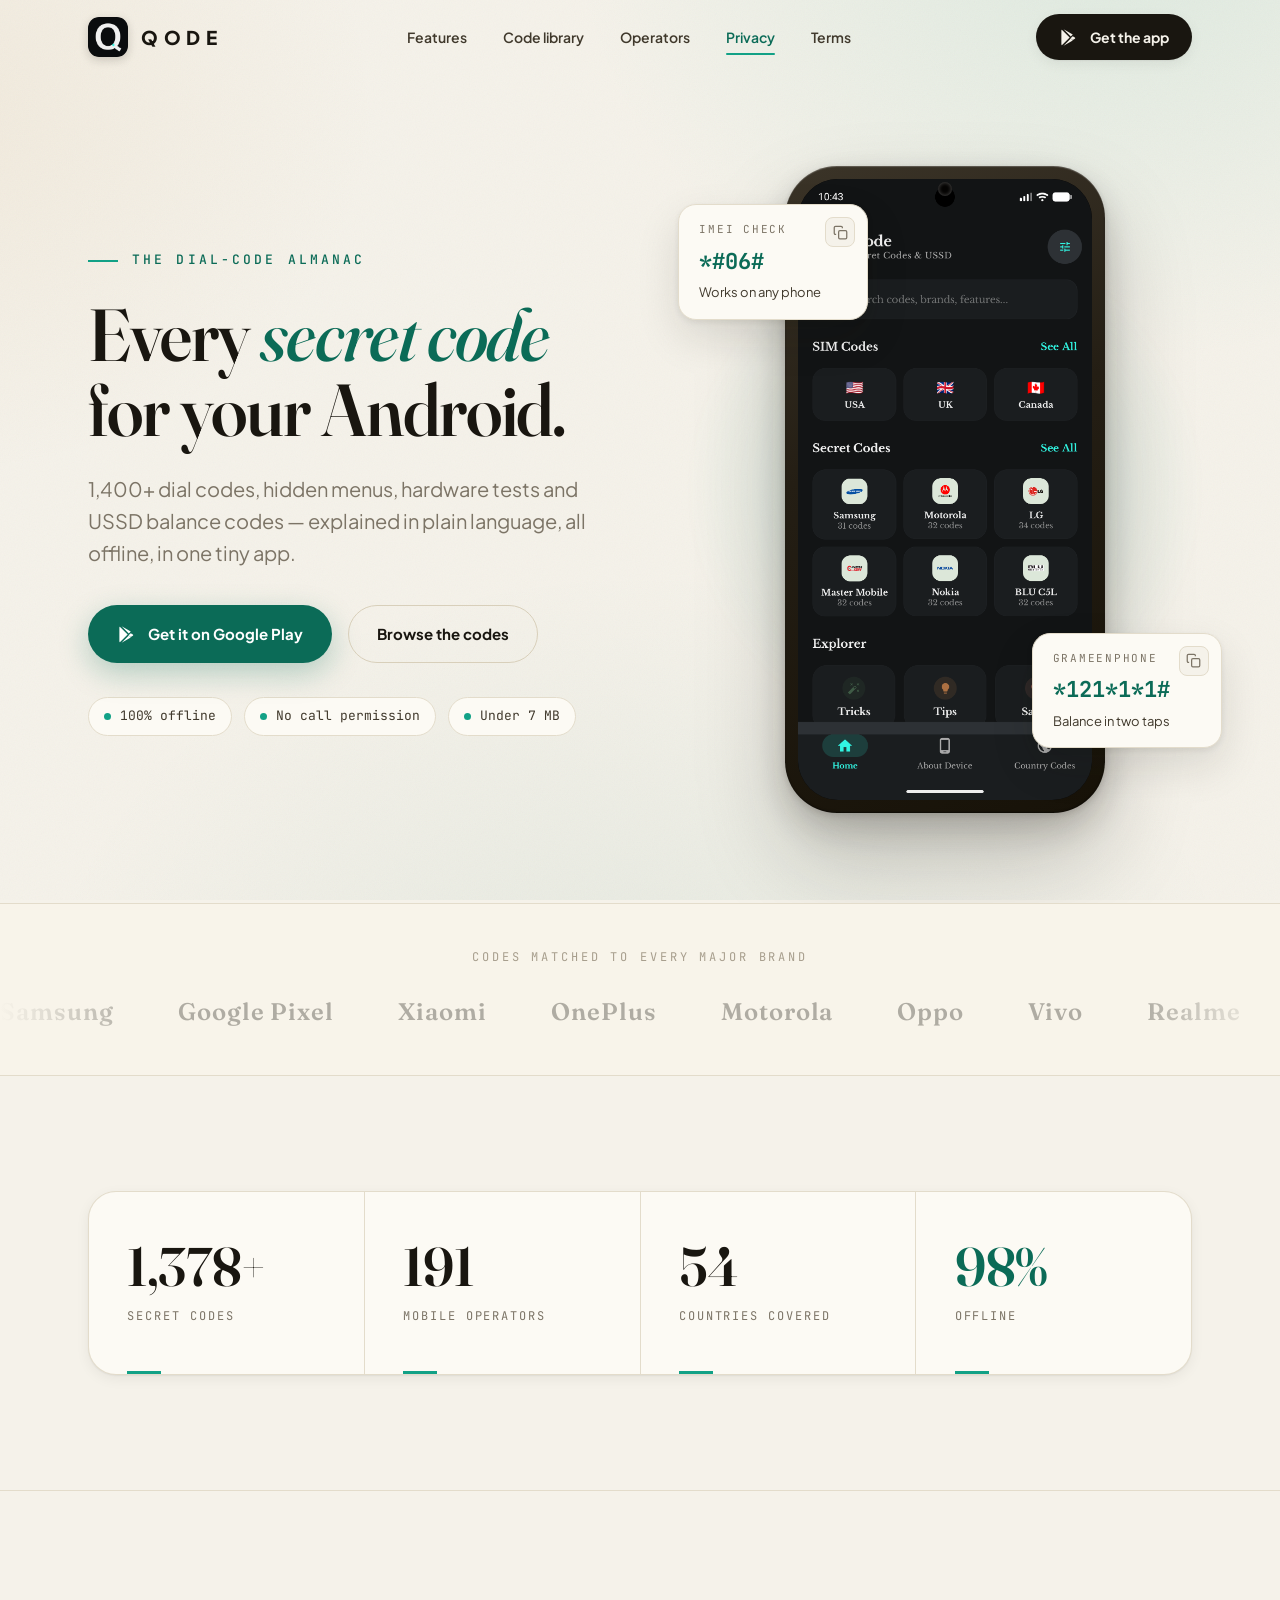
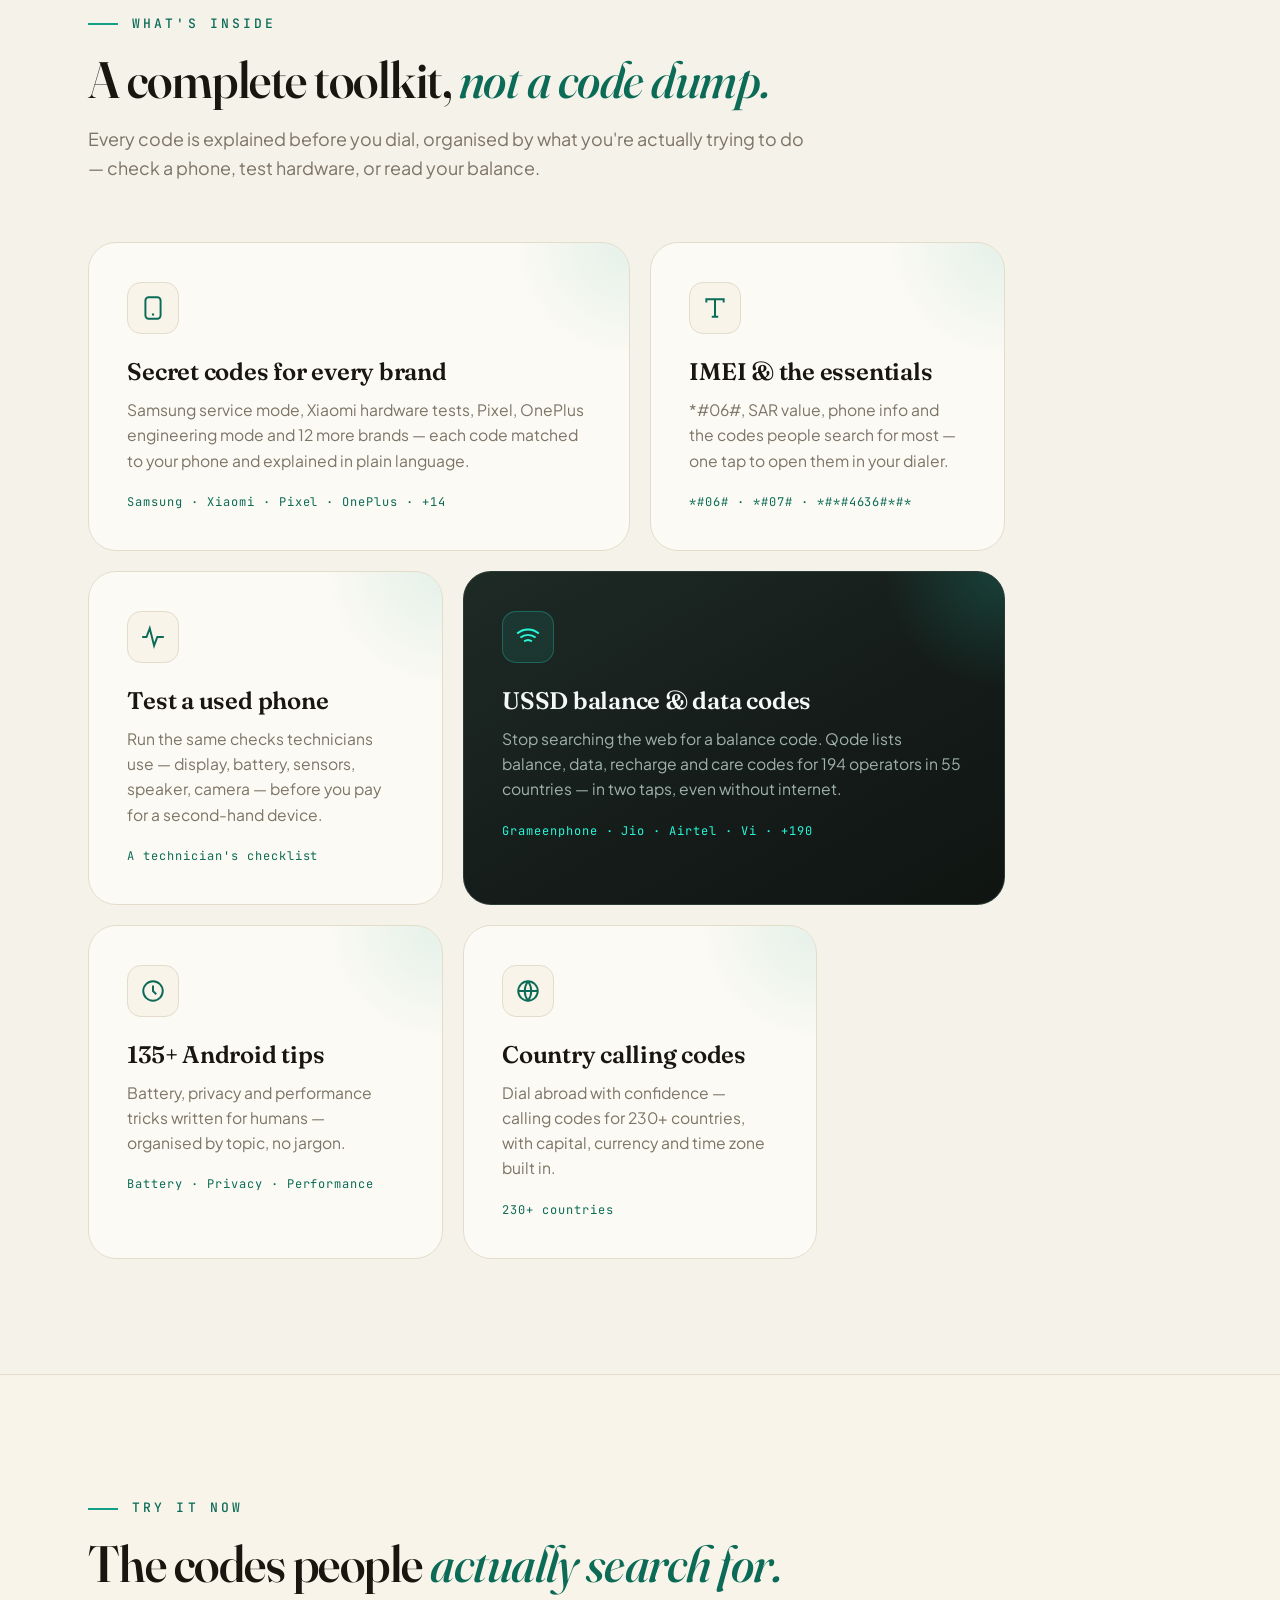
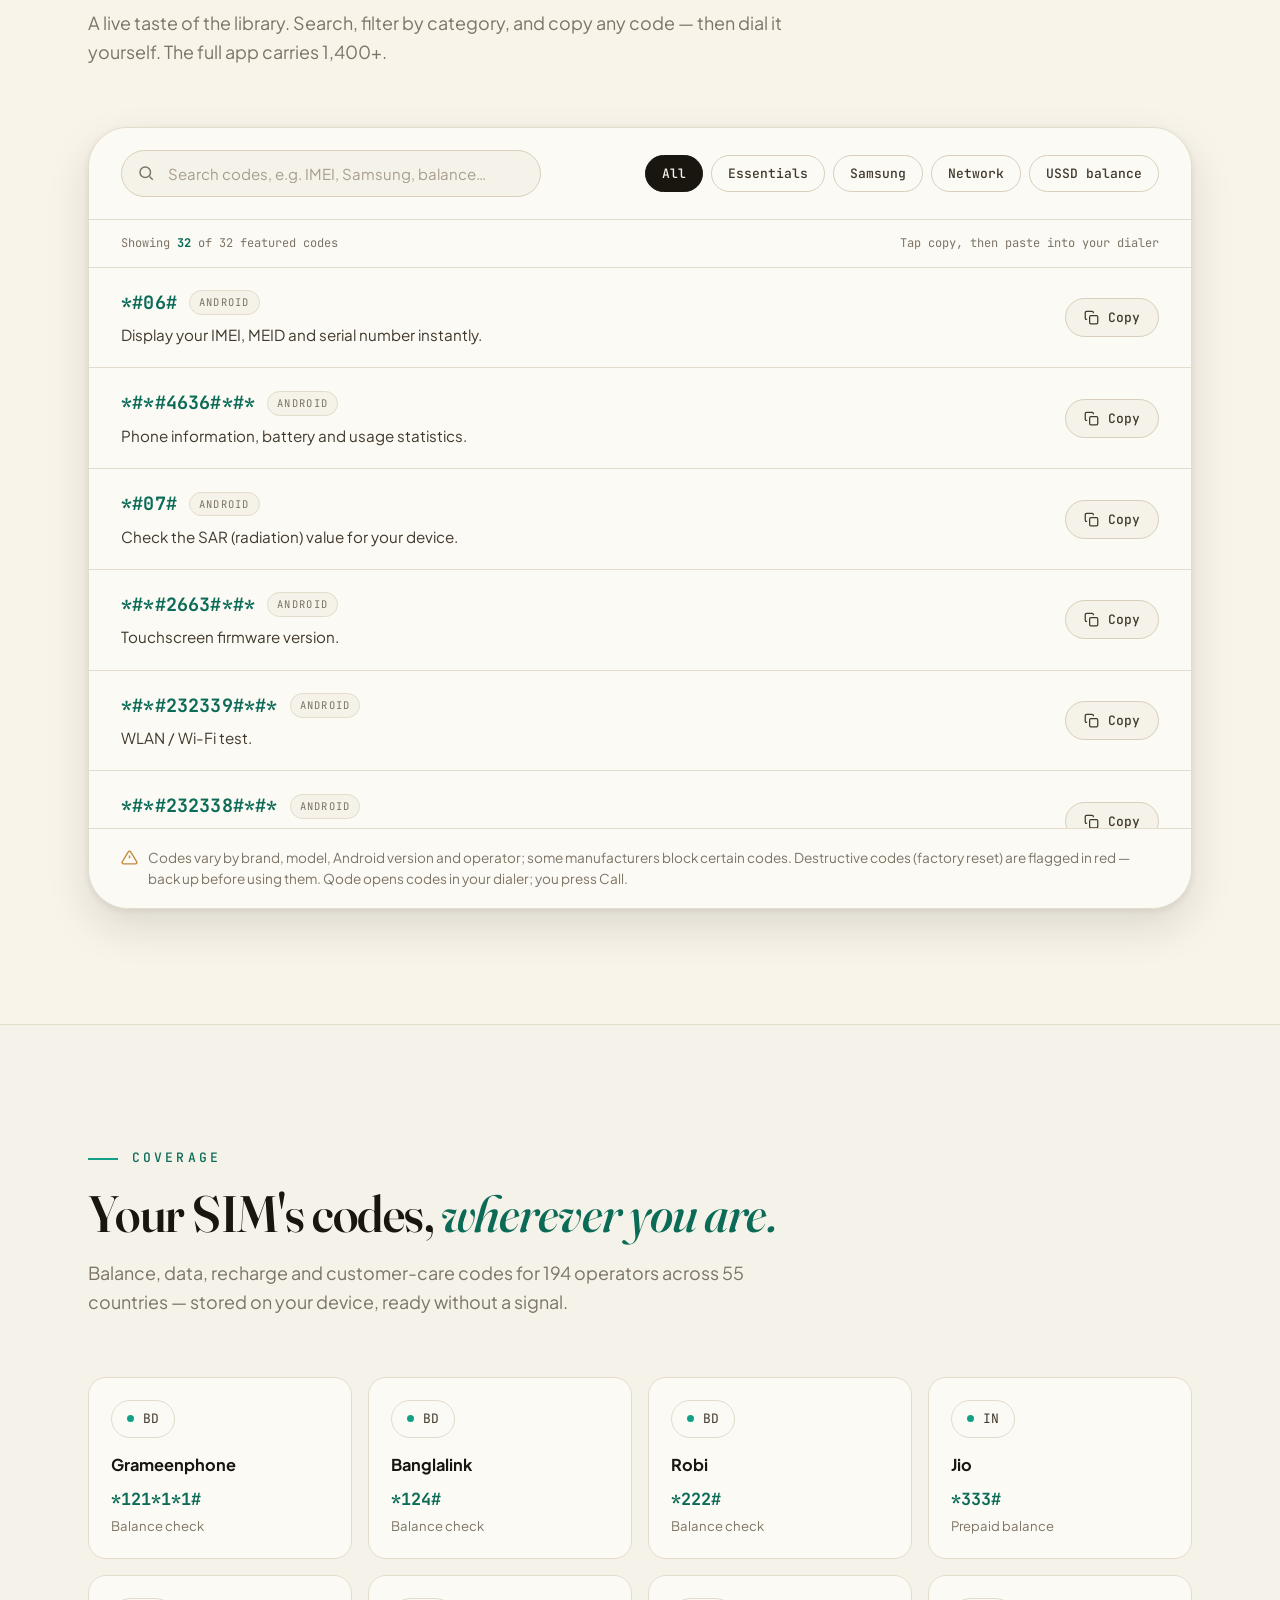
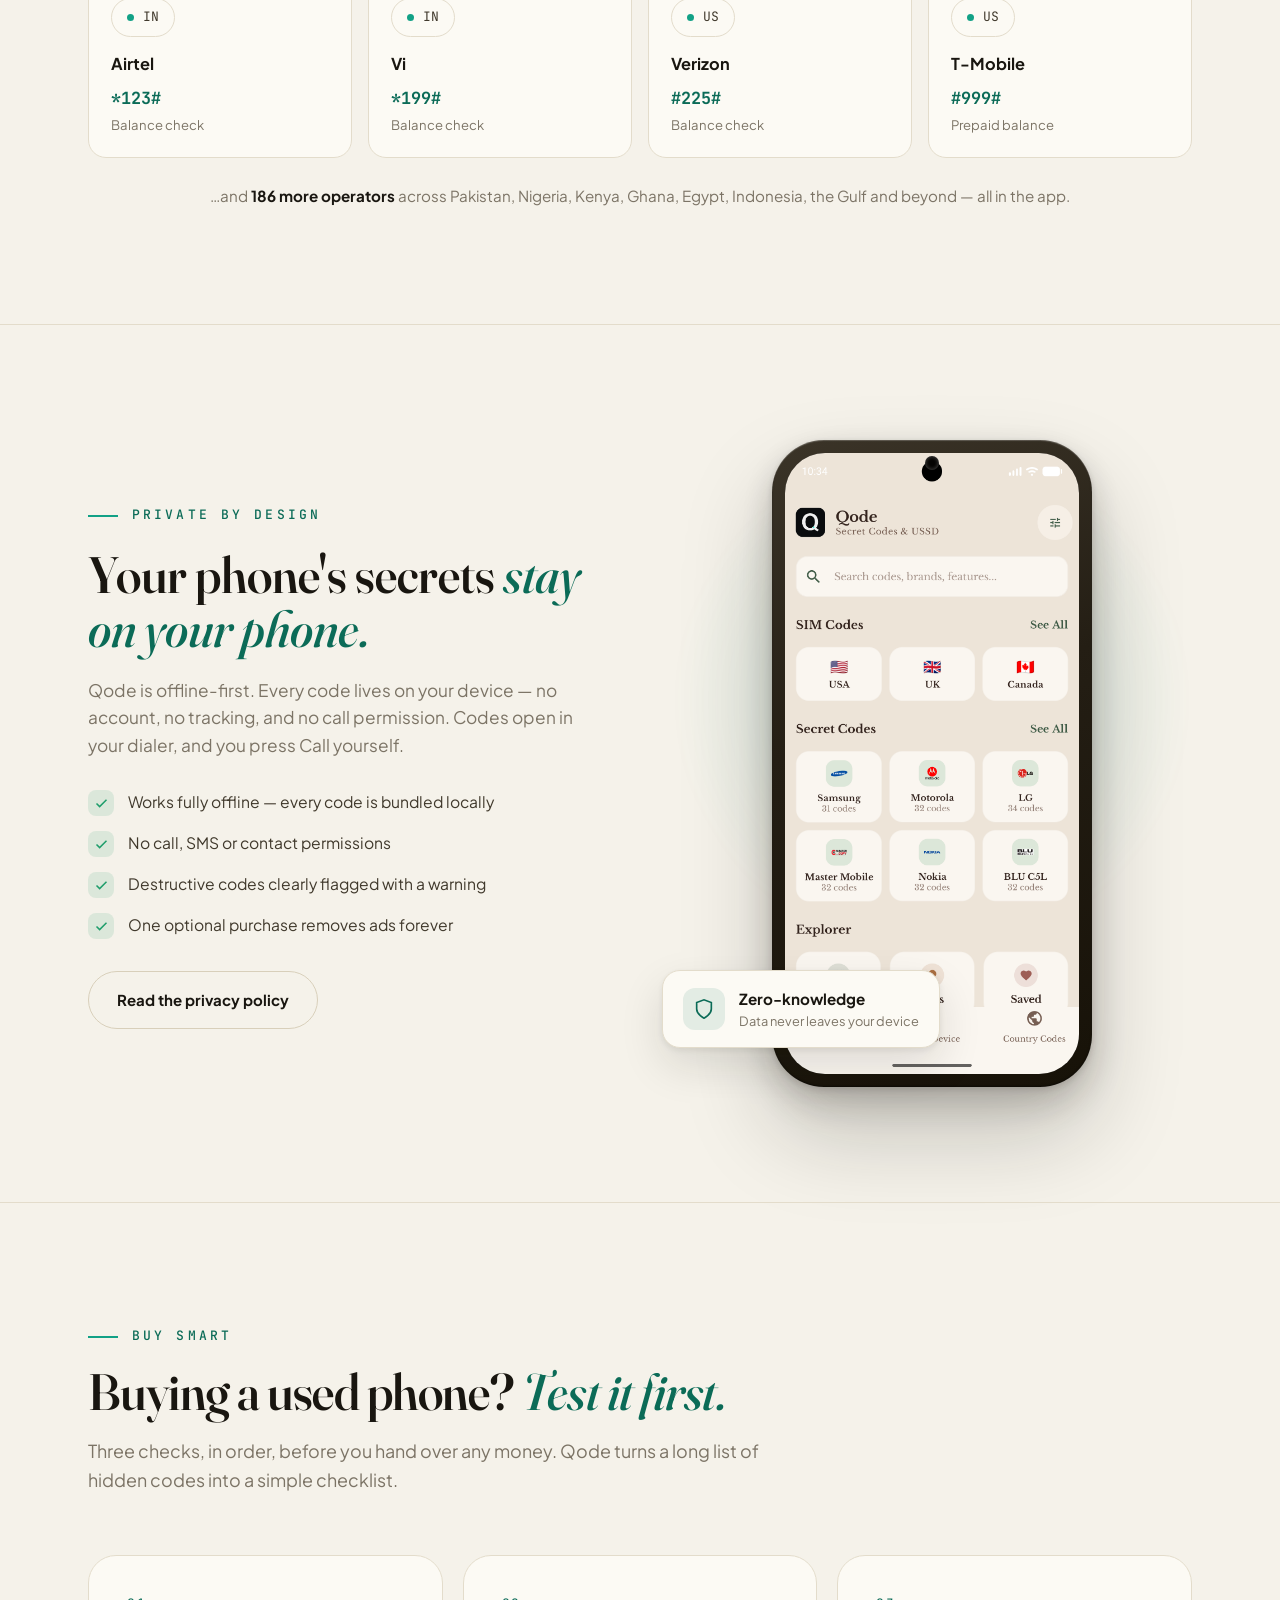
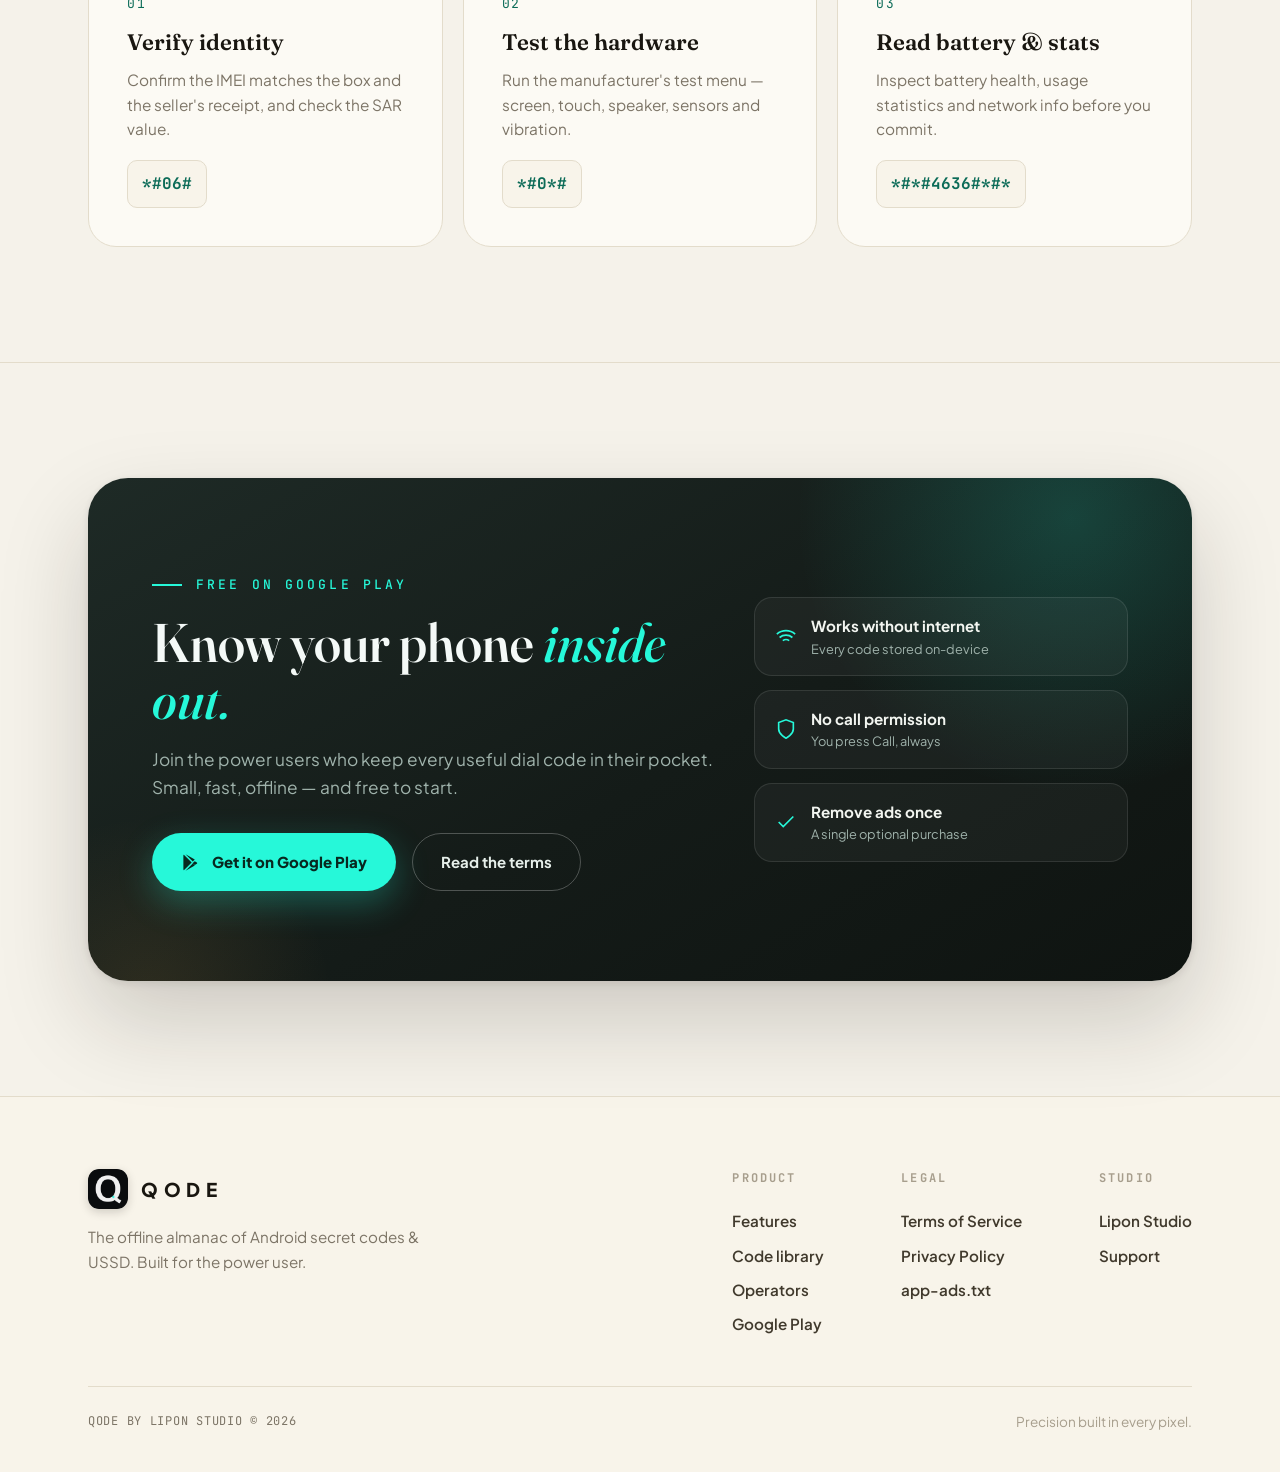
<file: index.html>
<!DOCTYPE html>
<html lang="en">
<head>
  <meta charset="UTF-8">
  <meta name="viewport" content="width=device-width, initial-scale=1.0">
  <meta name="theme-color" content="#F5F2EA">
  <title>Qode — Android Secret Codes & USSD, Offline</title>
  <meta name="description" content="Qode is the offline almanac of Android secret codes: 1,400+ dial codes, IMEI check, hidden menus, hardware tests and USSD balance codes for 194 operators in 55 countries. No call permission. By Lipon Studio.">
  <meta property="og:title" content="Qode — Android Secret Codes & USSD">
  <meta property="og:description" content="1,400+ secret codes, IMEI check, hidden menus and USSD balance codes. 100% offline.">
  <meta property="og:type" content="website">
  <meta property="og:url" content="https://liponstudio.github.io/com.lipon.qode/">
  <meta property="og:image" content="https://liponstudio.github.io/com.lipon.qode/assets/img/icon.png">
  <link rel="icon" type="image/png" href="assets/img/icon.png">
  <link rel="preconnect" href="https://fonts.googleapis.com">
  <link rel="preconnect" href="https://fonts.gstatic.com" crossorigin>
  <link href="https://fonts.googleapis.com/css2?family=Fraunces:ital,opsz,wght@0,9..144,400..600;1,9..144,400..600&family=Plus+Jakarta+Sans:wght@400;500;600;700;800&family=JetBrains+Mono:wght@400;500;700&display=swap" rel="stylesheet">
  <link rel="stylesheet" href="assets/css/site.css">
</head>
<body>
  <div class="ambient"></div>
  <div class="grain"></div>

  <!-- ============ NAV ============ -->
  <header class="nav">
    <div class="container">
      <a class="brand" href="#top" aria-label="Qode home">
        <img src="assets/img/icon.png" alt="Qode icon">
        <span class="word">QODE</span>
      </a>
      <nav aria-label="Primary">
        <ul class="nav-links">
          <li><a href="#features">Features</a></li>
          <li><a href="#library">Code library</a></li>
          <li><a href="#operators">Operators</a></li>
          <li><a href="#privacy">Privacy</a></li>
          <li><a href="terms.html">Terms</a></li>
        </ul>
      </nav>
      <div class="nav-cta">
        <a class="btn btn-primary" href="https://play.google.com/store/apps/details?id=com.lipon.qode" target="_blank" rel="noopener">
          <svg viewBox="0 0 24 24" fill="currentColor"><path d="M3.6 2.3 13.5 12 3.6 21.7c-.4-.2-.6-.6-.6-1.1V3.4c0-.5.2-.9.6-1.1Zm11.3 8.3 2.5-2.5-11.6-6.4 9.1 8.9Zm0 2.8-9.1 8.9 11.6-6.4-2.5-2.5Zm5.1-1.4c.6.3.6 1.3 0 1.6l-2.6 1.5-2.8-2.3 2.8-2.3 2.6 1.5Z"/></svg>
          Get the app
        </a>
        <button class="nav-toggle" aria-label="Menu" aria-expanded="false"><span></span><span></span><span></span></button>
      </div>
    </div>
  </header>
  <div class="mobile-menu">
    <a href="#features">Features</a>
    <a href="#library">Code library</a>
    <a href="#operators">Operators</a>
    <a href="#privacy">Privacy</a>
    <a href="terms.html">Terms of Service</a>
    <a href="privacy_policy.html">Privacy Policy</a>
    <a class="btn btn-primary" href="https://play.google.com/store/apps/details?id=com.lipon.qode" target="_blank" rel="noopener">Get the app</a>
  </div>

  <main id="top">
    <!-- ============ HERO ============ -->
    <section class="hero">
      <div class="container">
        <div class="hero-copy">
          <span class="eyebrow reveal">The dial-code almanac</span>
          <h1 class="reveal" data-d="1">Every <i>secret code</i><br>for your Android.</h1>
          <p class="lede reveal" data-d="2">1,400+ dial codes, hidden menus, hardware tests and USSD balance codes — explained in plain language, all offline, in one tiny app.</p>
          <div class="hero-actions reveal" data-d="3">
            <a class="btn btn-teal" href="https://play.google.com/store/apps/details?id=com.lipon.qode" target="_blank" rel="noopener">
              <svg viewBox="0 0 24 24" fill="currentColor"><path d="M3.6 2.3 13.5 12 3.6 21.7c-.4-.2-.6-.6-.6-1.1V3.4c0-.5.2-.9.6-1.1Zm11.3 8.3 2.5-2.5-11.6-6.4 9.1 8.9Zm0 2.8-9.1 8.9 11.6-6.4-2.5-2.5Zm5.1-1.4c.6.3.6 1.3 0 1.6l-2.6 1.5-2.8-2.3 2.8-2.3 2.6 1.5Z"/></svg>
              Get it on Google Play
            </a>
            <a class="btn btn-ghost" href="#library">Browse the codes</a>
          </div>
          <div class="hero-trust reveal" data-d="4">
            <span class="chip"><span class="dot"></span>100% offline</span>
            <span class="chip"><span class="dot"></span>No call permission</span>
            <span class="chip"><span class="dot"></span>Under 7 MB</span>
          </div>
        </div>
        <div class="hero-visual reveal" data-d="2">
          <div class="hero-glow"></div>
          <div class="device">
            <div class="screen"><img src="assets/img/screen-home-dark.png" alt="Qode app home screen"></div>
            <div class="punch"></div>
          </div>
          <div class="code-card cc-1">
            <button class="cc-copy" data-code="*#06#" aria-label="Copy code"><svg viewBox="0 0 24 24" fill="none" stroke="currentColor" stroke-width="2"><rect x="9" y="9" width="13" height="13" rx="2"/><path d="M5 15H4a2 2 0 0 1-2-2V4a2 2 0 0 1 2-2h9a2 2 0 0 1 2 2v1"/></svg></button>
            <div class="cc-label">IMEI check</div>
            <div class="cc-code">*#06#</div>
            <div class="cc-desc">Works on any phone</div>
          </div>
          <div class="code-card cc-2">
            <button class="cc-copy" data-code="*121*1*1#" aria-label="Copy code"><svg viewBox="0 0 24 24" fill="none" stroke="currentColor" stroke-width="2"><rect x="9" y="9" width="13" height="13" rx="2"/><path d="M5 15H4a2 2 0 0 1-2-2V4a2 2 0 0 1 2-2h9a2 2 0 0 1 2 2v1"/></svg></button>
            <div class="cc-label">Grameenphone</div>
            <div class="cc-code">*121*1*1#</div>
            <div class="cc-desc">Balance in two taps</div>
          </div>
        </div>
      </div>
    </section>

    <!-- ============ MARQUEE ============ -->
    <div class="marquee" aria-label="Supported brands">
      <div class="marquee-label">Codes matched to every major brand</div>
      <div class="marquee-track" id="marquee">
        <span>Samsung</span><span>Google Pixel</span><span>Xiaomi</span><span>OnePlus</span><span>Motorola</span><span>Oppo</span><span>Vivo</span><span>Realme</span><span>Huawei</span><span>Honor</span><span>Nokia</span><span>LG</span><span>Sony</span><span>Infinix</span><span>Tecno</span><span>Lenovo</span><span>Asus</span><span>HTC</span>
      </div>
    </div>

    <!-- ============ STATS ============ -->
    <section class="section">
      <div class="container">
        <div class="stats reveal">
          <div class="stat"><div class="num"><span data-count="1400" data-suffix="+">0</span></div><div class="lbl">Secret codes</div></div>
          <div class="stat"><div class="num"><span data-count="194">0</span></div><div class="lbl">Mobile operators</div></div>
          <div class="stat"><div class="num"><span data-count="55">0</span></div><div class="lbl">Countries covered</div></div>
          <div class="stat"><div class="num"><em><span data-count="100" data-suffix="%">0</span></em></div><div class="lbl">Offline</div></div>
        </div>
      </div>
    </section>

    <!-- ============ FEATURES ============ -->
    <section class="section" id="features">
      <div class="container">
        <div class="section-head reveal">
          <span class="eyebrow">What's inside</span>
          <h2>A complete toolkit, <i>not a code dump.</i></h2>
          <p>Every code is explained before you dial, organised by what you're actually trying to do — check a phone, test hardware, or read your balance.</p>
        </div>
        <div class="bento">
          <article class="fcard wide reveal">
            <div class="corner"></div>
            <div class="ic"><svg viewBox="0 0 24 24" fill="none" stroke="currentColor" stroke-width="1.8"><rect x="5" y="2" width="14" height="20" rx="3"/><path d="M11 18h2"/></svg></div>
            <h3>Secret codes for every brand</h3>
            <p>Samsung service mode, Xiaomi hardware tests, Pixel, OnePlus engineering mode and 12 more brands — each code matched to your phone and explained in plain language.</p>
            <div class="meta">Samsung · Xiaomi · Pixel · OnePlus · +14</div>
          </article>
          <article class="fcard reveal" data-d="1">
            <div class="corner"></div>
            <div class="ic"><svg viewBox="0 0 24 24" fill="none" stroke="currentColor" stroke-width="1.8"><path d="M4 7V4h16v3M9 20h6M12 4v16"/></svg></div>
            <h3>IMEI &amp; the essentials</h3>
            <p>*#06#, SAR value, phone info and the codes people search for most — one tap to open them in your dialer.</p>
            <div class="meta">*#06# · *#07# · *#*#4636#*#*</div>
          </article>
          <article class="fcard reveal" data-d="2">
            <div class="corner"></div>
            <div class="ic"><svg viewBox="0 0 24 24" fill="none" stroke="currentColor" stroke-width="1.8"><path d="M2 12h4l3-8 4 16 3-8h6"/></svg></div>
            <h3>Test a used phone</h3>
            <p>Run the same checks technicians use — display, battery, sensors, speaker, camera — before you pay for a second-hand device.</p>
            <div class="meta">A technician's checklist</div>
          </article>
          <article class="fcard dark tall reveal">
            <div class="corner"></div>
            <div class="ic"><svg viewBox="0 0 24 24" fill="none" stroke="currentColor" stroke-width="1.8"><path d="M5 12.55a11 11 0 0 1 14 0M8.5 16a6 6 0 0 1 7 0M12 20h.01M2 8.82a15 15 0 0 1 20 0"/></svg></div>
            <h3>USSD balance &amp; data codes</h3>
            <p>Stop searching the web for a balance code. Qode lists balance, data, recharge and care codes for 194 operators in 55 countries — in two taps, even without internet.</p>
            <div class="meta">Grameenphone · Jio · Airtel · Vi · +190</div>
          </article>
          <article class="fcard reveal" data-d="1">
            <div class="corner"></div>
            <div class="ic"><svg viewBox="0 0 24 24" fill="none" stroke="currentColor" stroke-width="1.8"><circle cx="12" cy="12" r="9"/><path d="M12 7v5l3 3"/></svg></div>
            <h3>135+ Android tips</h3>
            <p>Battery, privacy and performance tricks written for humans — organised by topic, no jargon.</p>
            <div class="meta">Battery · Privacy · Performance</div>
          </article>
          <article class="fcard reveal" data-d="2">
            <div class="corner"></div>
            <div class="ic"><svg viewBox="0 0 24 24" fill="none" stroke="currentColor" stroke-width="1.8"><circle cx="12" cy="12" r="9"/><path d="M3 12h18M12 3a15 15 0 0 1 0 18M12 3a15 15 0 0 0 0 18"/></svg></div>
            <h3>Country calling codes</h3>
            <p>Dial abroad with confidence — calling codes for 230+ countries, with capital, currency and time zone built in.</p>
            <div class="meta">230+ countries</div>
          </article>
        </div>
      </div>
    </section>

    <!-- ============ CODE LIBRARY (signature) ============ -->
    <section class="section library" id="library">
      <div class="container">
        <div class="section-head reveal">
          <span class="eyebrow">Try it now</span>
          <h2>The codes people <i>actually search for.</i></h2>
          <p>A live taste of the library. Search, filter by category, and copy any code — then dial it yourself. The full app carries 1,400+.</p>
        </div>
        <div class="lib-shell reveal" data-d="1">
          <div class="lib-toolbar">
            <div class="lib-search">
              <svg viewBox="0 0 24 24" fill="none" stroke="currentColor" stroke-width="2"><circle cx="11" cy="11" r="7"/><path d="m21 21-4.3-4.3"/></svg>
              <input id="lib-search" type="search" placeholder="Search codes, e.g. IMEI, Samsung, balance…" aria-label="Search codes">
            </div>
            <div class="lib-tabs" id="lib-tabs" role="tablist" aria-label="Code categories"></div>
          </div>
          <div class="lib-meta"><span class="count" id="lib-count"></span><span>Tap copy, then paste into your dialer</span></div>
          <div class="lib-list" id="lib-list" aria-live="polite"></div>
          <div class="lib-foot">
            <svg viewBox="0 0 24 24" fill="none" stroke="currentColor" stroke-width="2"><path d="M12 9v4m0 4h.01M10.3 3.9 1.8 18a2 2 0 0 0 1.7 3h17a2 2 0 0 0 1.7-3L13.7 3.9a2 2 0 0 0-3.4 0Z"/></svg>
            <span>Codes vary by brand, model, Android version and operator; some manufacturers block certain codes. Destructive codes (factory reset) are flagged in red — back up before using them. Qode opens codes in your dialer; you press Call.</span>
          </div>
        </div>
      </div>
    </section>

    <!-- ============ OPERATORS ============ -->
    <section class="section" id="operators">
      <div class="container">
        <div class="section-head reveal">
          <span class="eyebrow">Coverage</span>
          <h2>Your SIM's codes, <i>wherever you are.</i></h2>
          <p>Balance, data, recharge and customer-care codes for 194 operators across 55 countries — stored on your device, ready without a signal.</p>
        </div>
        <div class="op-grid">
          <div class="op-card reveal"><span class="chip"><span class="dot"></span>BD</span><h4>Grameenphone</h4><div class="op-code">*121*1*1#</div><div class="op-lbl">Balance check</div></div>
          <div class="op-card reveal" data-d="1"><span class="chip"><span class="dot"></span>BD</span><h4>Banglalink</h4><div class="op-code">*124#</div><div class="op-lbl">Balance check</div></div>
          <div class="op-card reveal" data-d="2"><span class="chip"><span class="dot"></span>BD</span><h4>Robi</h4><div class="op-code">*222#</div><div class="op-lbl">Balance check</div></div>
          <div class="op-card reveal" data-d="3"><span class="chip"><span class="dot"></span>IN</span><h4>Jio</h4><div class="op-code">*333#</div><div class="op-lbl">Prepaid balance</div></div>
          <div class="op-card reveal"><span class="chip"><span class="dot"></span>IN</span><h4>Airtel</h4><div class="op-code">*123#</div><div class="op-lbl">Balance check</div></div>
          <div class="op-card reveal" data-d="1"><span class="chip"><span class="dot"></span>IN</span><h4>Vi</h4><div class="op-code">*199#</div><div class="op-lbl">Balance check</div></div>
          <div class="op-card reveal" data-d="2"><span class="chip"><span class="dot"></span>US</span><h4>Verizon</h4><div class="op-code">#225#</div><div class="op-lbl">Balance check</div></div>
          <div class="op-card reveal" data-d="3"><span class="chip"><span class="dot"></span>US</span><h4>T-Mobile</h4><div class="op-code">#999#</div><div class="op-lbl">Prepaid balance</div></div>
        </div>
        <p class="op-more reveal">…and <b>186 more operators</b> across Pakistan, Nigeria, Kenya, Ghana, Egypt, Indonesia, the Gulf and beyond — all in the app.</p>
      </div>
    </section>

    <!-- ============ PRIVACY ============ -->
    <section class="section" id="privacy">
      <div class="container">
        <div class="privacy-split">
          <div class="privacy-copy reveal">
            <span class="eyebrow">Private by design</span>
            <h2>Your phone's secrets <i>stay on your phone.</i></h2>
            <p>Qode is offline-first. Every code lives on your device — no account, no tracking, and no call permission. Codes open in your dialer, and you press Call yourself.</p>
            <ul class="privacy-list">
              <li><span class="tick"><svg viewBox="0 0 24 24" fill="none" stroke="currentColor" stroke-width="2.4"><path d="M20 6 9 17l-5-5"/></svg></span>Works fully offline — every code is bundled locally</li>
              <li><span class="tick"><svg viewBox="0 0 24 24" fill="none" stroke="currentColor" stroke-width="2.4"><path d="M20 6 9 17l-5-5"/></svg></span>No call, SMS or contact permissions</li>
              <li><span class="tick"><svg viewBox="0 0 24 24" fill="none" stroke="currentColor" stroke-width="2.4"><path d="M20 6 9 17l-5-5"/></svg></span>Destructive codes clearly flagged with a warning</li>
              <li><span class="tick"><svg viewBox="0 0 24 24" fill="none" stroke="currentColor" stroke-width="2.4"><path d="M20 6 9 17l-5-5"/></svg></span>One optional purchase removes ads forever</li>
            </ul>
            <div class="hero-actions" style="margin-top:32px">
              <a class="btn btn-ghost" href="privacy_policy.html">Read the privacy policy</a>
            </div>
          </div>
          <div class="privacy-visual reveal" data-d="1">
            <div class="hero-glow"></div>
            <div class="device">
              <div class="screen"><img src="assets/img/screen-home-light.png" alt="Qode app in sepia light theme"></div>
              <div class="punch"></div>
            </div>
            <div class="privacy-badge">
              <div class="pb-ic"><svg viewBox="0 0 24 24" fill="none" stroke="currentColor" stroke-width="1.8"><path d="M12 22s8-4 8-10V5l-8-3-8 3v7c0 6 8 10 8 10Z"/></svg></div>
              <div><div class="pb-t">Zero-knowledge</div><div class="pb-s">Data never leaves your device</div></div>
            </div>
          </div>
        </div>
      </div>
    </section>

    <!-- ============ USED-PHONE CHECKLIST ============ -->
    <section class="section">
      <div class="container">
        <div class="section-head reveal">
          <span class="eyebrow">Buy smart</span>
          <h2>Buying a used phone? <i>Test it first.</i></h2>
          <p>Three checks, in order, before you hand over any money. Qode turns a long list of hidden codes into a simple checklist.</p>
        </div>
        <div class="checklist">
          <div class="step reveal"><div class="step-n"></div><h3>Verify identity</h3><p>Confirm the IMEI matches the box and the seller's receipt, and check the SAR value.</p><span class="step-code">*#06#</span></div>
          <div class="step reveal" data-d="1"><div class="step-n"></div><h3>Test the hardware</h3><p>Run the manufacturer's test menu — screen, touch, speaker, sensors and vibration.</p><span class="step-code">*#0*#</span></div>
          <div class="step reveal" data-d="2"><div class="step-n"></div><h3>Read battery &amp; stats</h3><p>Inspect battery health, usage statistics and network info before you commit.</p><span class="step-code">*#*#4636#*#*</span></div>
        </div>
      </div>
    </section>

    <!-- ============ CTA ============ -->
    <section class="section">
      <div class="container">
        <div class="cta-band reveal">
          <div class="cta-inner">
            <div>
              <span class="eyebrow">Free on Google Play</span>
              <h2>Know your phone <i>inside out.</i></h2>
              <p>Join the power users who keep every useful dial code in their pocket. Small, fast, offline — and free to start.</p>
              <div class="cta-actions">
                <a class="btn btn-play" href="https://play.google.com/store/apps/details?id=com.lipon.qode" target="_blank" rel="noopener">
                  <svg viewBox="0 0 24 24" fill="currentColor"><path d="M3.6 2.3 13.5 12 3.6 21.7c-.4-.2-.6-.6-.6-1.1V3.4c0-.5.2-.9.6-1.1Zm11.3 8.3 2.5-2.5-11.6-6.4 9.1 8.9Zm0 2.8-9.1 8.9 11.6-6.4-2.5-2.5Zm5.1-1.4c.6.3.6 1.3 0 1.6l-2.6 1.5-2.8-2.3 2.8-2.3 2.6 1.5Z"/></svg>
                  Get it on Google Play
                </a>
                <a class="btn btn-line" href="terms.html">Read the terms</a>
              </div>
            </div>
            <div class="cta-side">
              <div class="cta-fact"><span class="cf-ic"><svg viewBox="0 0 24 24" fill="none" stroke="currentColor" stroke-width="1.8"><path d="M5 12.55a11 11 0 0 1 14 0M8.5 16a6 6 0 0 1 7 0M12 20h.01M2 8.82a15 15 0 0 1 20 0"/></svg></span><div><div class="cf-t">Works without internet</div><div class="cf-s">Every code stored on-device</div></div></div>
              <div class="cta-fact"><span class="cf-ic"><svg viewBox="0 0 24 24" fill="none" stroke="currentColor" stroke-width="1.8"><path d="M12 22s8-4 8-10V5l-8-3-8 3v7c0 6 8 10 8 10Z"/></svg></span><div><div class="cf-t">No call permission</div><div class="cf-s">You press Call, always</div></div></div>
              <div class="cta-fact"><span class="cf-ic"><svg viewBox="0 0 24 24" fill="none" stroke="currentColor" stroke-width="1.8"><path d="M20 6 9 17l-5-5"/></svg></span><div><div class="cf-t">Remove ads once</div><div class="cf-s">A single optional purchase</div></div></div>
            </div>
          </div>
        </div>
      </div>
    </section>
  </main>

  <!-- ============ FOOTER ============ -->
  <footer class="footer">
    <div class="container">
      <div class="footer-top">
        <div>
          <a class="brand" href="#top"><img src="assets/img/icon.png" alt="Qode icon"><span class="word">QODE</span></a>
          <p class="f-tag">The offline almanac of Android secret codes &amp; USSD. Built for the power user.</p>
        </div>
        <div class="footer-cols">
          <div class="footer-col">
            <h5>Product</h5>
            <a href="#features">Features</a>
            <a href="#library">Code library</a>
            <a href="#operators">Operators</a>
            <a href="https://play.google.com/store/apps/details?id=com.lipon.qode" target="_blank" rel="noopener">Google Play</a>
          </div>
          <div class="footer-col">
            <h5>Legal</h5>
            <a href="terms.html">Terms of Service</a>
            <a href="privacy_policy.html">Privacy Policy</a>
            <a href="https://qode-app.blogspot.com/app-ads.txt" target="_blank" rel="noopener">app-ads.txt</a>
          </div>
          <div class="footer-col">
            <h5>Studio</h5>
            <a href="https://liponstudio.github.io/" target="_blank" rel="noopener">Lipon Studio</a>
            <a href="mailto:liponstudio.dev@gmail.com">Support</a>
          </div>
        </div>
      </div>
      <div class="footer-bottom">
        <span class="copy">QODE BY LIPON STUDIO &copy; <span class="js-year">2026</span></span>
        <span class="made">Precision built in every pixel.</span>
      </div>
    </div>
  </footer>

  <div class="toast" role="status" aria-live="polite">
    <svg viewBox="0 0 24 24" fill="none" stroke="currentColor" stroke-width="2.4"><path d="M20 6 9 17l-5-5"/></svg>
    <span class="toast-msg">Copied</span>
  </div>

  <script src="assets/js/site.js"></script>
</body>
</html>
</file>
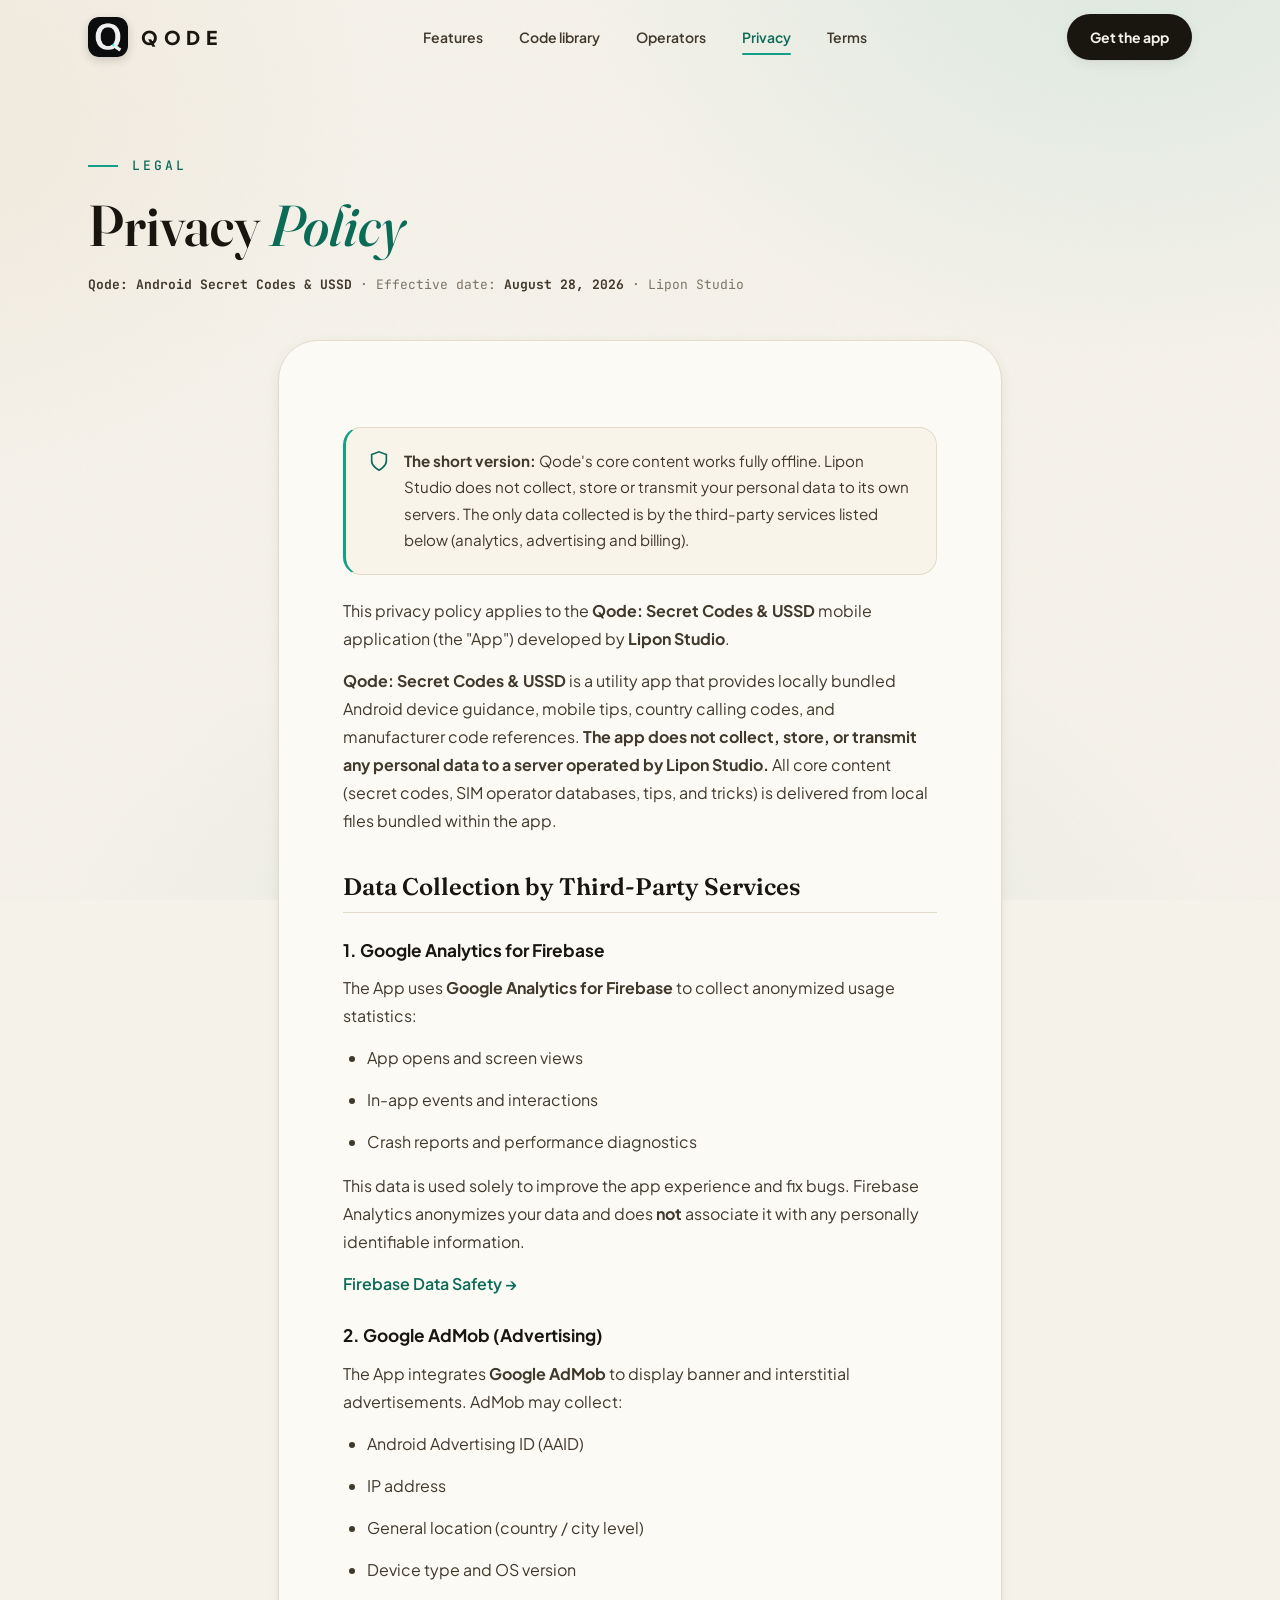
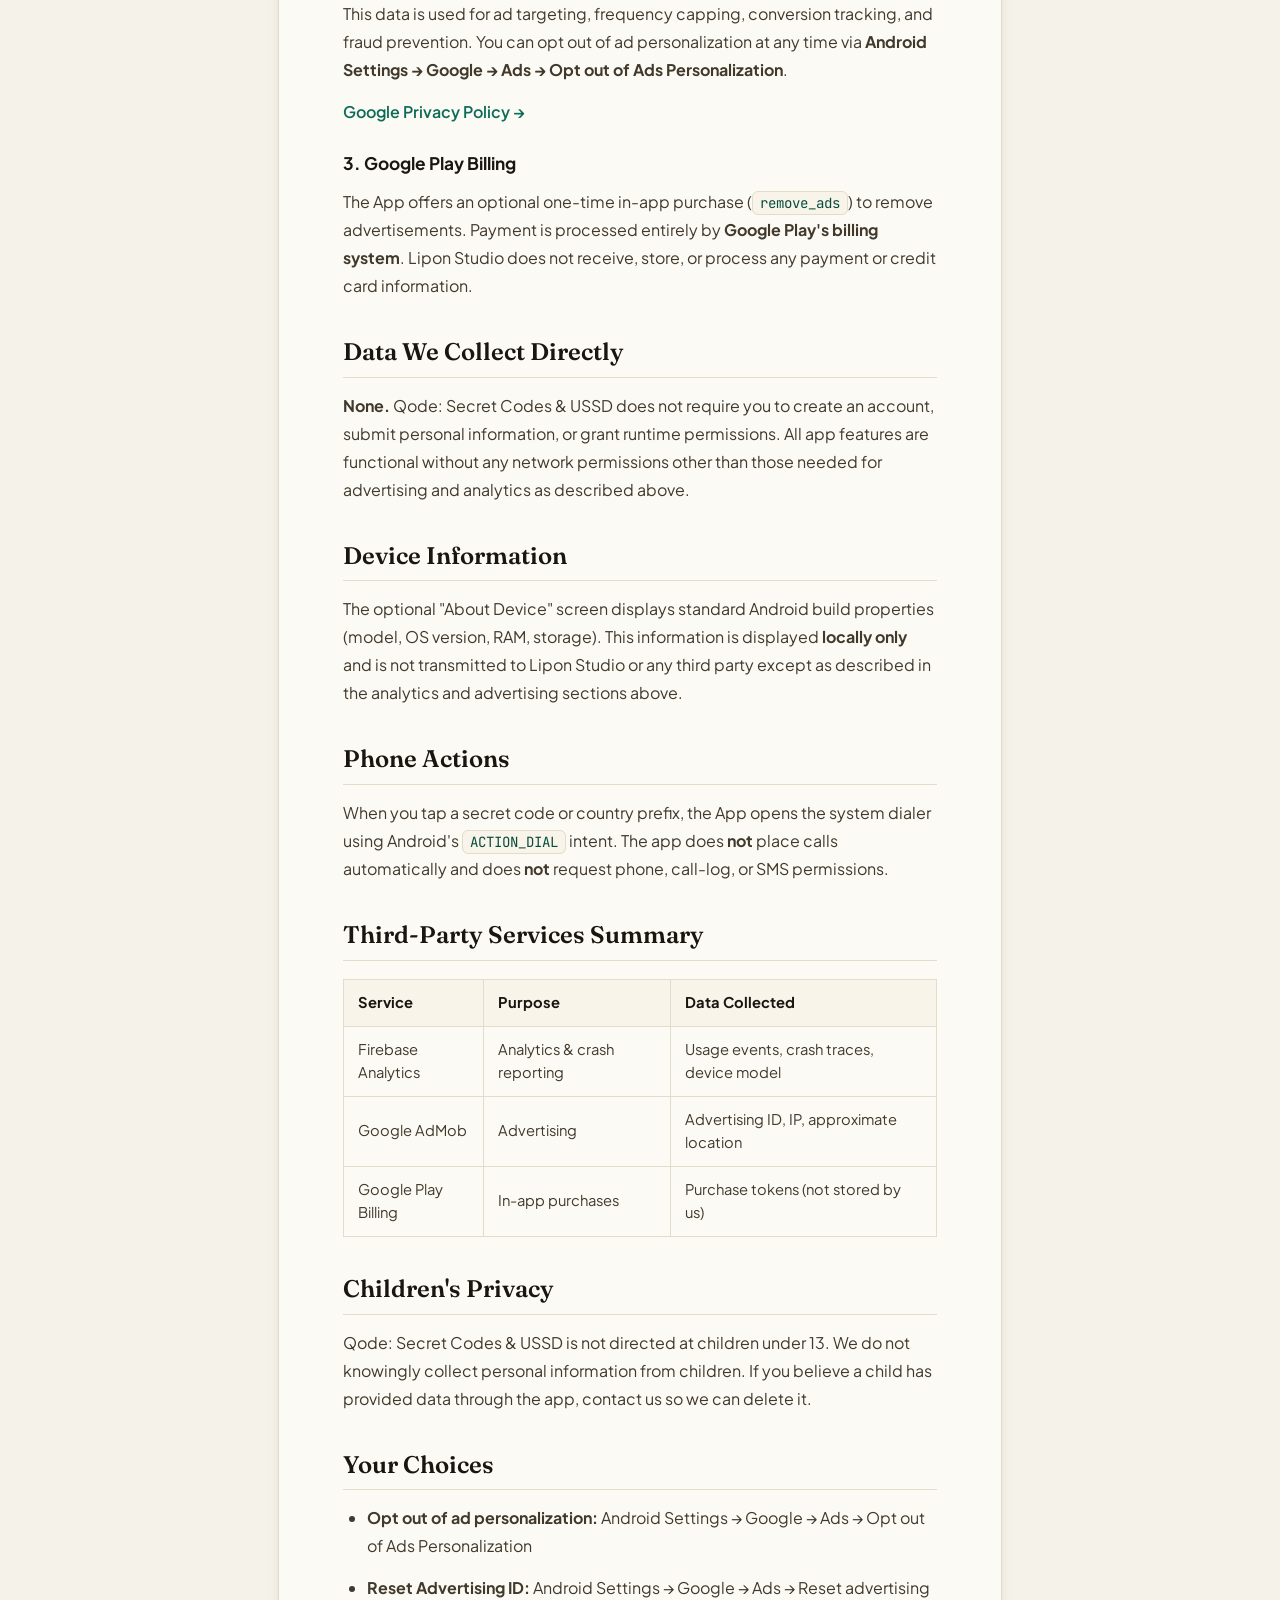
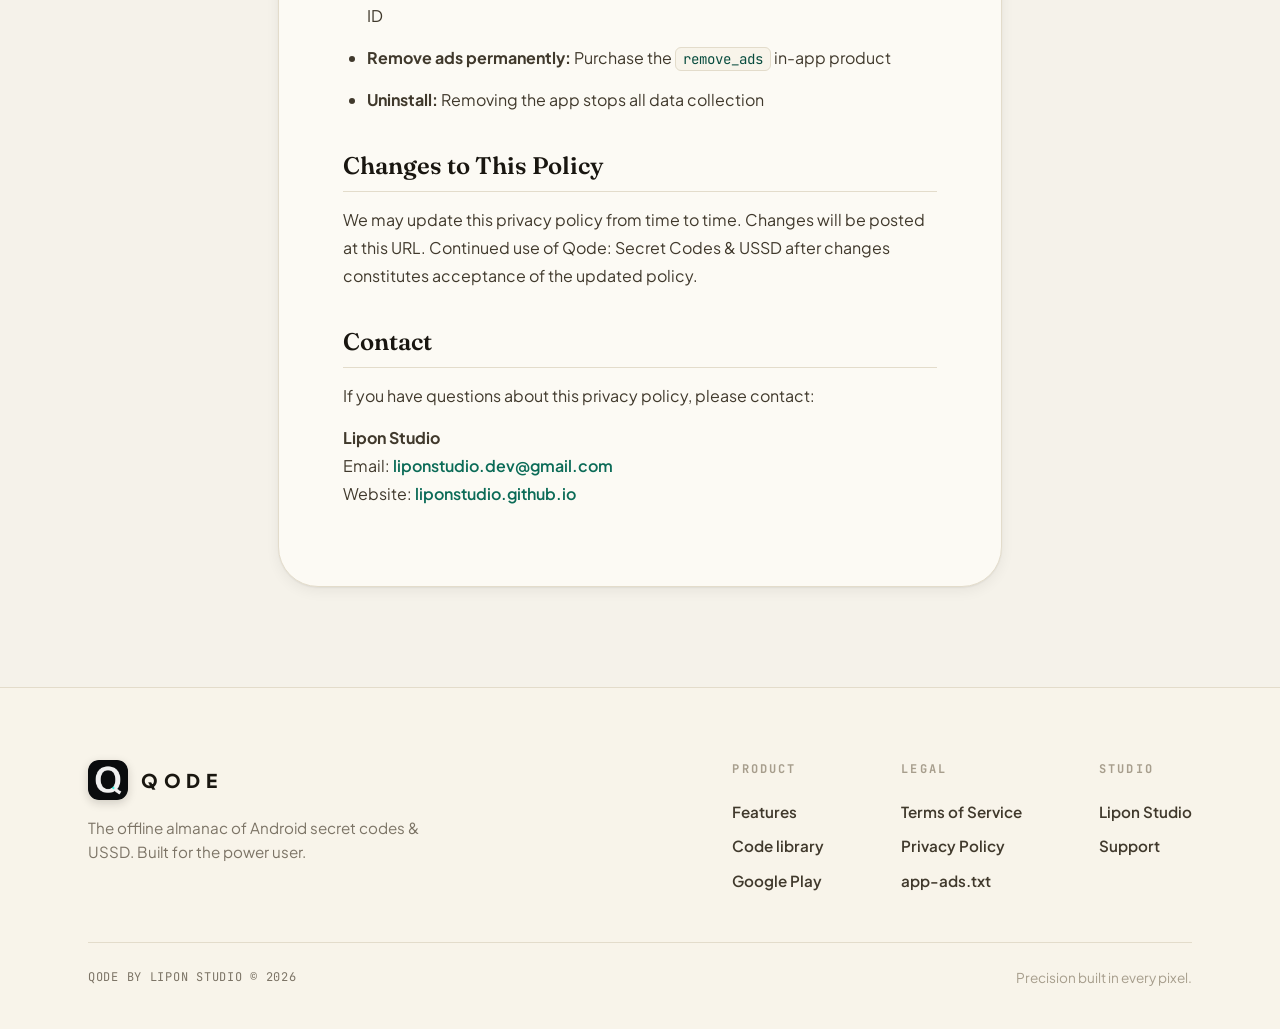
<file: privacy_policy.html>
<!DOCTYPE html>
<html lang="en">
<head>
  <meta charset="UTF-8">
  <meta name="viewport" content="width=device-width, initial-scale=1.0">
  <meta name="theme-color" content="#F5F2EA">
  <title>Privacy Policy — Qode: Android Secret Codes & USSD</title>
  <meta name="description" content="Privacy Policy for Qode: Android Secret Codes & USSD by Lipon Studio. What limited data third-party services collect, and what we never collect.">
  <link rel="icon" type="image/png" href="assets/img/icon.png">
  <link rel="preconnect" href="https://fonts.googleapis.com">
  <link rel="preconnect" href="https://fonts.gstatic.com" crossorigin>
  <link href="https://fonts.googleapis.com/css2?family=Fraunces:ital,opsz,wght@0,9..144,400..600;1,9..144,400..600&family=Plus+Jakarta+Sans:wght@400;500;600;700;800&family=JetBrains+Mono:wght@400;500;700&display=swap" rel="stylesheet">
  <link rel="stylesheet" href="assets/css/site.css">
</head>
<body>
  <div class="ambient"></div>
  <div class="grain"></div>

  <header class="nav">
    <div class="container">
      <a class="brand" href="index.html" aria-label="Qode home">
        <img src="assets/img/icon.png" alt="Qode icon"><span class="word">QODE</span>
      </a>
      <nav aria-label="Primary">
        <ul class="nav-links">
          <li><a href="index.html#features">Features</a></li>
          <li><a href="index.html#library">Code library</a></li>
          <li><a href="index.html#operators">Operators</a></li>
          <li><a href="privacy_policy.html" class="active">Privacy</a></li>
          <li><a href="terms.html">Terms</a></li>
        </ul>
      </nav>
      <div class="nav-cta">
        <a class="btn btn-primary" href="https://play.google.com/store/apps/details?id=com.lipon.qode" target="_blank" rel="noopener">Get the app</a>
        <button class="nav-toggle" aria-label="Menu" aria-expanded="false"><span></span><span></span><span></span></button>
      </div>
    </div>
  </header>
  <div class="mobile-menu">
    <a href="index.html#features">Features</a>
    <a href="index.html#library">Code library</a>
    <a href="index.html#operators">Operators</a>
    <a href="privacy_policy.html">Privacy Policy</a>
    <a href="terms.html">Terms of Service</a>
    <a class="btn btn-primary" href="https://play.google.com/store/apps/details?id=com.lipon.qode" target="_blank" rel="noopener">Get the app</a>
  </div>

  <main>
    <section class="legal-hero">
      <div class="container">
        <span class="eyebrow reveal">Legal</span>
        <h1 class="reveal" data-d="1">Privacy <i>Policy</i></h1>
        <p class="eff reveal" data-d="2"><b>Qode: Android Secret Codes &amp; USSD</b> · Effective date: <b>August 28, 2026</b> · Lipon Studio</p>
      </div>
    </section>

    <div class="legal-body">
      <div class="legal-card reveal">
        <div class="legal-note">
          <svg viewBox="0 0 24 24" fill="none" stroke="currentColor" stroke-width="1.8"><path d="M12 22s8-4 8-10V5l-8-3-8 3v7c0 6 8 10 8 10Z"/></svg>
          <p><strong>The short version:</strong> Qode's core content works fully offline. Lipon Studio does not collect, store or transmit your personal data to its own servers. The only data collected is by the third-party services listed below (analytics, advertising and billing).</p>
        </div>

        <p>This privacy policy applies to the <strong>Qode: Secret Codes &amp; USSD</strong> mobile application (the "App") developed by <strong>Lipon Studio</strong>.</p>
        <p><strong>Qode: Secret Codes &amp; USSD</strong> is a utility app that provides locally bundled Android device guidance, mobile tips, country calling codes, and manufacturer code references. <strong>The app does not collect, store, or transmit any personal data to a server operated by Lipon Studio.</strong> All core content (secret codes, SIM operator databases, tips, and tricks) is delivered from local files bundled within the app.</p>

        <h2>Data Collection by Third-Party Services</h2>

        <h3>1. Google Analytics for Firebase</h3>
        <p>The App uses <strong>Google Analytics for Firebase</strong> to collect anonymized usage statistics:</p>
        <ul>
          <li>App opens and screen views</li>
          <li>In-app events and interactions</li>
          <li>Crash reports and performance diagnostics</li>
        </ul>
        <p>This data is used solely to improve the app experience and fix bugs. Firebase Analytics anonymizes your data and does <strong>not</strong> associate it with any personally identifiable information.</p>
        <p><a href="https://support.google.com/firebase/answer/6318039" target="_blank" rel="noopener">Firebase Data Safety →</a></p>

        <h3>2. Google AdMob (Advertising)</h3>
        <p>The App integrates <strong>Google AdMob</strong> to display banner and interstitial advertisements. AdMob may collect:</p>
        <ul>
          <li>Android Advertising ID (AAID)</li>
          <li>IP address</li>
          <li>General location (country / city level)</li>
          <li>Device type and OS version</li>
        </ul>
        <p>This data is used for ad targeting, frequency capping, conversion tracking, and fraud prevention. You can opt out of ad personalization at any time via <strong>Android Settings → Google → Ads → Opt out of Ads Personalization</strong>.</p>
        <p><a href="https://policies.google.com/privacy" target="_blank" rel="noopener">Google Privacy Policy →</a></p>

        <h3>3. Google Play Billing</h3>
        <p>The App offers an optional one-time in-app purchase (<code>remove_ads</code>) to remove advertisements. Payment is processed entirely by <strong>Google Play's billing system</strong>. Lipon Studio does not receive, store, or process any payment or credit card information.</p>

        <h2>Data We Collect Directly</h2>
        <p><strong>None.</strong> Qode: Secret Codes &amp; USSD does not require you to create an account, submit personal information, or grant runtime permissions. All app features are functional without any network permissions other than those needed for advertising and analytics as described above.</p>

        <h2>Device Information</h2>
        <p>The optional "About Device" screen displays standard Android build properties (model, OS version, RAM, storage). This information is displayed <strong>locally only</strong> and is not transmitted to Lipon Studio or any third party except as described in the analytics and advertising sections above.</p>

        <h2>Phone Actions</h2>
        <p>When you tap a secret code or country prefix, the App opens the system dialer using Android's <code>ACTION_DIAL</code> intent. The app does <strong>not</strong> place calls automatically and does <strong>not</strong> request phone, call-log, or SMS permissions.</p>

        <h2>Third-Party Services Summary</h2>
        <table>
          <tr><th>Service</th><th>Purpose</th><th>Data Collected</th></tr>
          <tr><td>Firebase Analytics</td><td>Analytics &amp; crash reporting</td><td>Usage events, crash traces, device model</td></tr>
          <tr><td>Google AdMob</td><td>Advertising</td><td>Advertising ID, IP, approximate location</td></tr>
          <tr><td>Google Play Billing</td><td>In-app purchases</td><td>Purchase tokens (not stored by us)</td></tr>
        </table>

        <h2>Children's Privacy</h2>
        <p>Qode: Secret Codes &amp; USSD is not directed at children under 13. We do not knowingly collect personal information from children. If you believe a child has provided data through the app, contact us so we can delete it.</p>

        <h2>Your Choices</h2>
        <ul>
          <li><strong>Opt out of ad personalization:</strong> Android Settings → Google → Ads → Opt out of Ads Personalization</li>
          <li><strong>Reset Advertising ID:</strong> Android Settings → Google → Ads → Reset advertising ID</li>
          <li><strong>Remove ads permanently:</strong> Purchase the <code>remove_ads</code> in-app product</li>
          <li><strong>Uninstall:</strong> Removing the app stops all data collection</li>
        </ul>

        <h2>Changes to This Policy</h2>
        <p>We may update this privacy policy from time to time. Changes will be posted at this URL. Continued use of Qode: Secret Codes &amp; USSD after changes constitutes acceptance of the updated policy.</p>

        <h2>Contact</h2>
        <p>If you have questions about this privacy policy, please contact:</p>
        <p>
          <strong>Lipon Studio</strong><br>
          Email: <a href="mailto:liponstudio.dev@gmail.com">liponstudio.dev@gmail.com</a><br>
          Website: <a href="https://liponstudio.github.io" target="_blank" rel="noopener">liponstudio.github.io</a>
        </p>
      </div>
    </div>
  </main>

  <footer class="footer">
    <div class="container">
      <div class="footer-top">
        <div>
          <a class="brand" href="index.html"><img src="assets/img/icon.png" alt="Qode icon"><span class="word">QODE</span></a>
          <p class="f-tag">The offline almanac of Android secret codes &amp; USSD. Built for the power user.</p>
        </div>
        <div class="footer-cols">
          <div class="footer-col">
            <h5>Product</h5>
            <a href="index.html#features">Features</a>
            <a href="index.html#library">Code library</a>
            <a href="https://play.google.com/store/apps/details?id=com.lipon.qode" target="_blank" rel="noopener">Google Play</a>
          </div>
          <div class="footer-col">
            <h5>Legal</h5>
            <a href="terms.html">Terms of Service</a>
            <a href="privacy_policy.html">Privacy Policy</a>
            <a href="https://qode-app.blogspot.com/app-ads.txt" target="_blank" rel="noopener">app-ads.txt</a>
          </div>
          <div class="footer-col">
            <h5>Studio</h5>
            <a href="https://liponstudio.github.io/" target="_blank" rel="noopener">Lipon Studio</a>
            <a href="mailto:liponstudio.dev@gmail.com">Support</a>
          </div>
        </div>
      </div>
      <div class="footer-bottom">
        <span class="copy">QODE BY LIPON STUDIO &copy; <span class="js-year">2026</span></span>
        <span class="made">Precision built in every pixel.</span>
      </div>
    </div>
  </footer>

  <div class="toast" role="status" aria-live="polite">
    <svg viewBox="0 0 24 24" fill="none" stroke="currentColor" stroke-width="2.4"><path d="M20 6 9 17l-5-5"/></svg>
    <span class="toast-msg">Copied</span>
  </div>

  <script src="assets/js/site.js"></script>
</body>
</html>
</file>
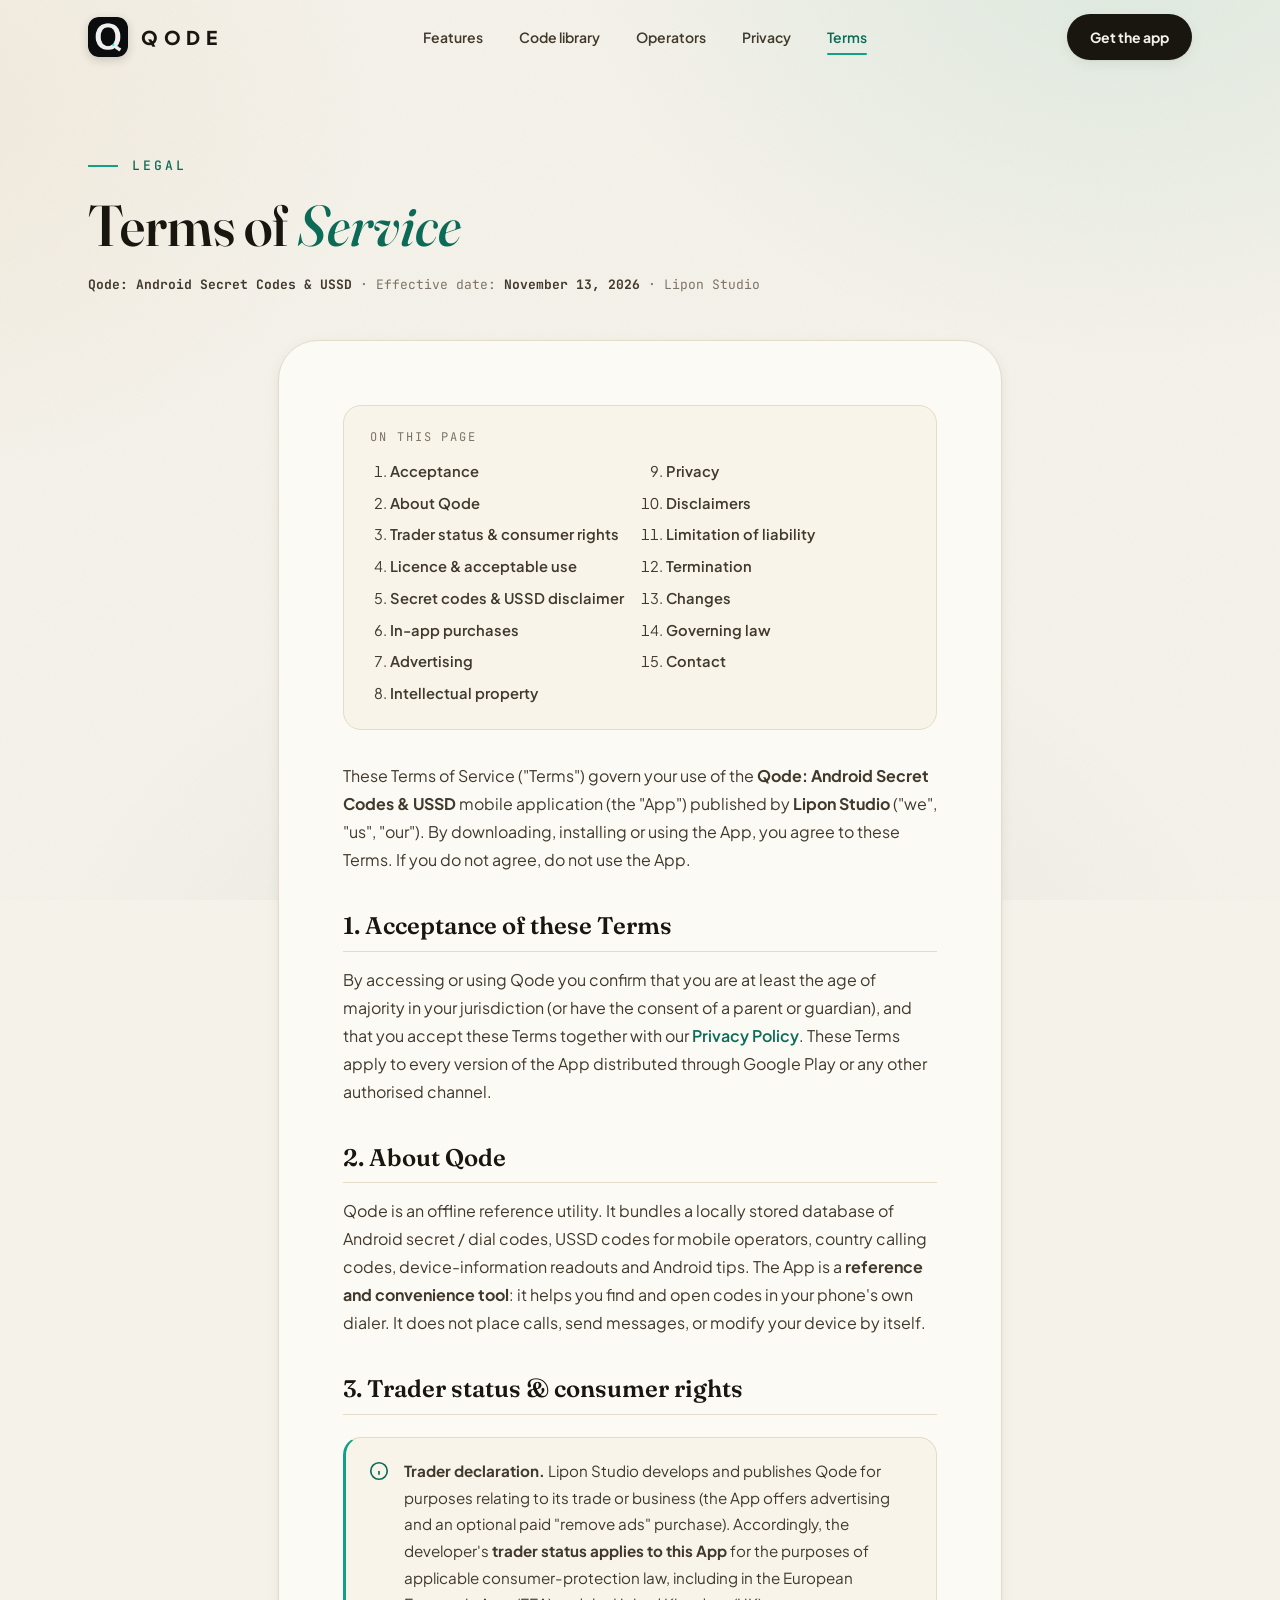
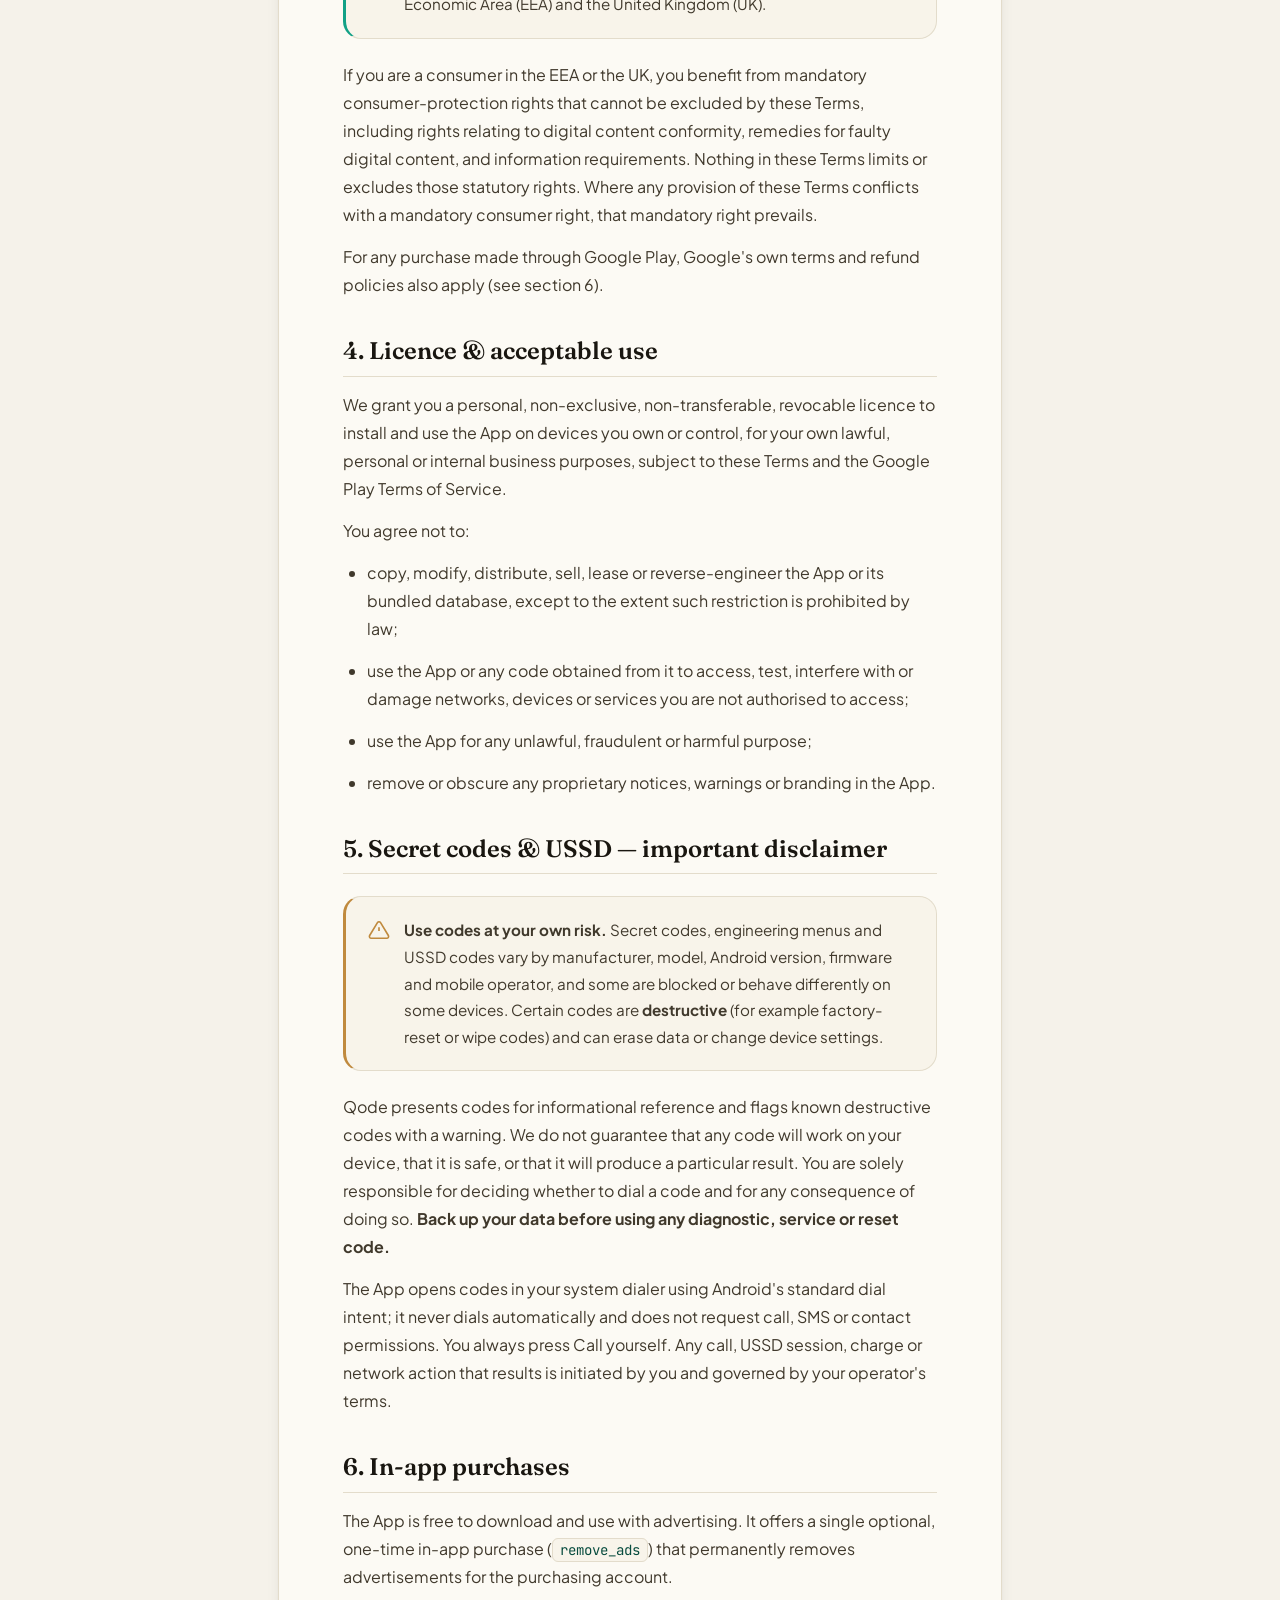
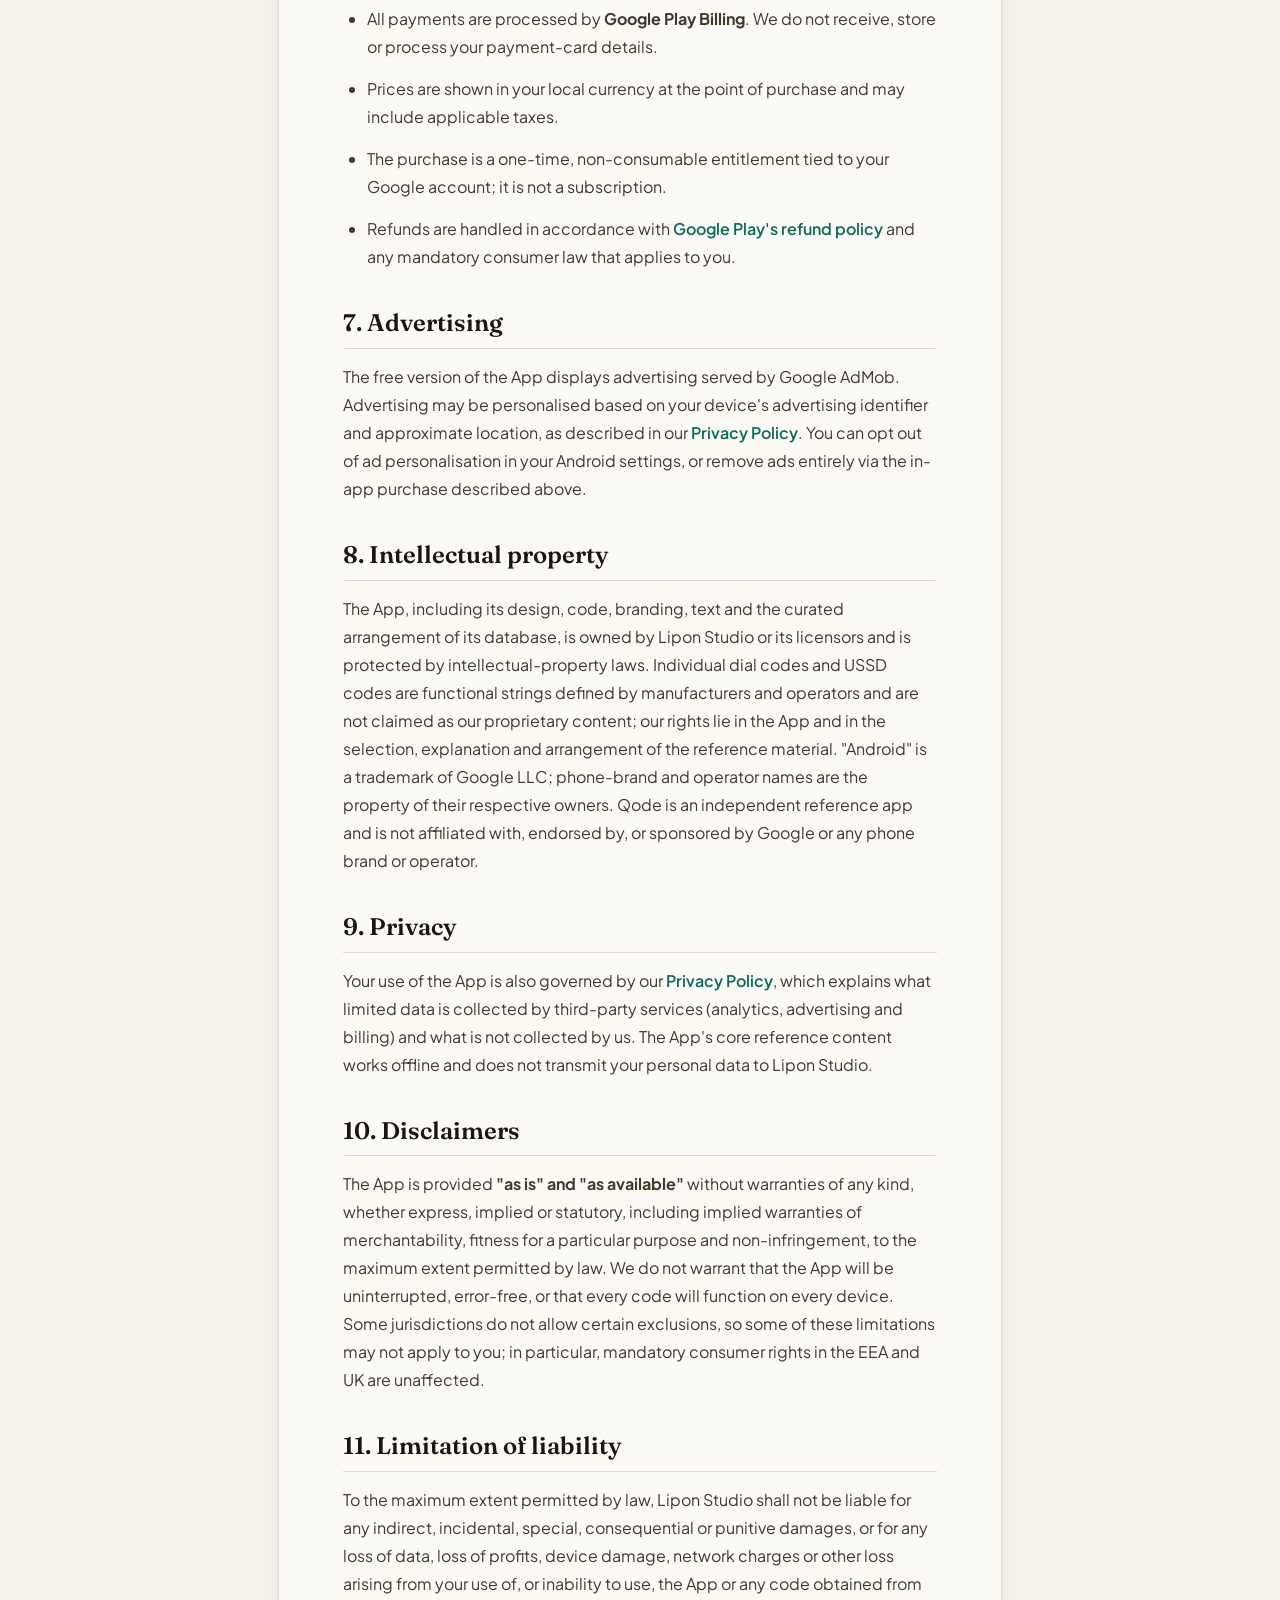
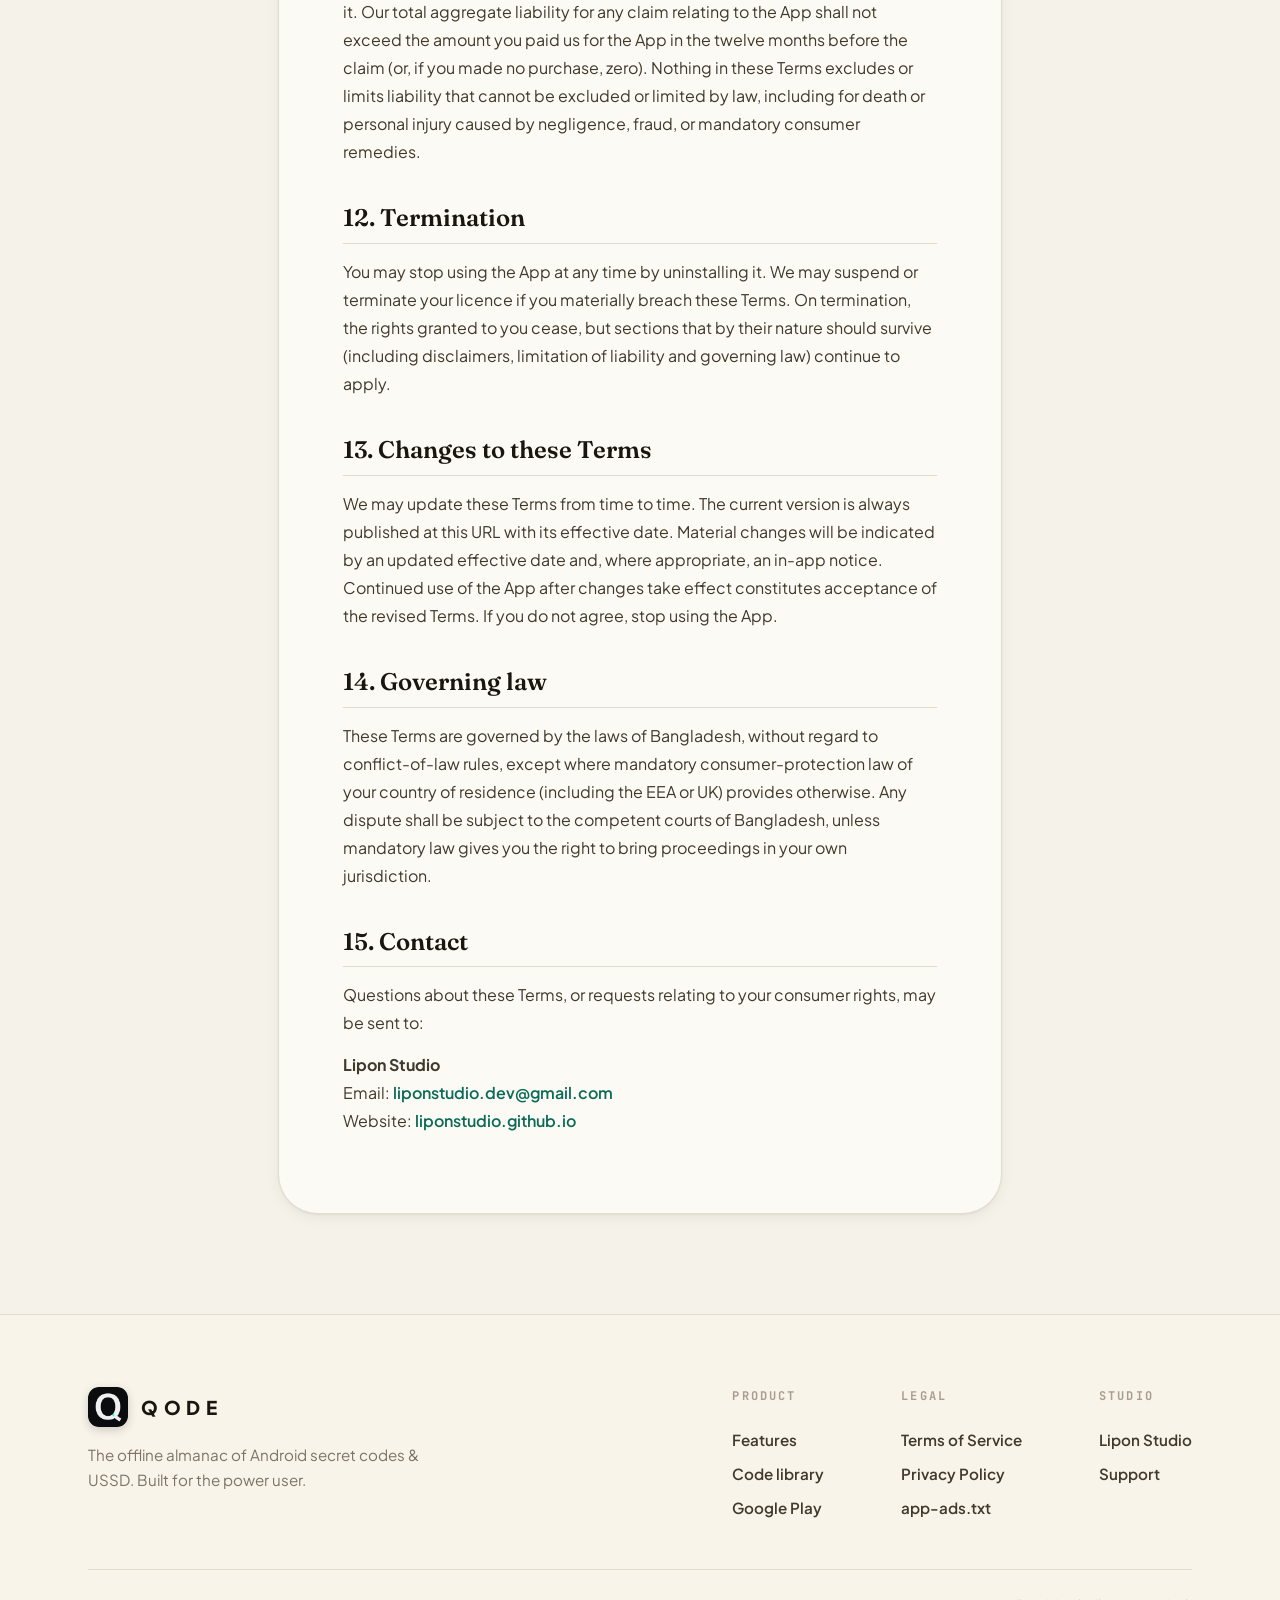
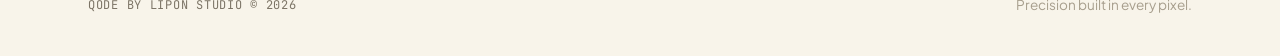
<file: terms.html>
<!DOCTYPE html>
<html lang="en">
<head>
  <meta charset="UTF-8">
  <meta name="viewport" content="width=device-width, initial-scale=1.0">
  <meta name="theme-color" content="#F5F2EA">
  <title>Terms of Service — Qode: Android Secret Codes & USSD</title>
  <meta name="description" content="Terms of Service for Qode: Android Secret Codes & USSD by Lipon Studio. Licence, acceptable use, code disclaimers, in-app purchases, trader status and consumer rights.">
  <link rel="icon" type="image/png" href="assets/img/icon.png">
  <link rel="preconnect" href="https://fonts.googleapis.com">
  <link rel="preconnect" href="https://fonts.gstatic.com" crossorigin>
  <link href="https://fonts.googleapis.com/css2?family=Fraunces:ital,opsz,wght@0,9..144,400..600;1,9..144,400..600&family=Plus+Jakarta+Sans:wght@400;500;600;700;800&family=JetBrains+Mono:wght@400;500;700&display=swap" rel="stylesheet">
  <link rel="stylesheet" href="assets/css/site.css">
</head>
<body>
  <div class="ambient"></div>
  <div class="grain"></div>

  <header class="nav">
    <div class="container">
      <a class="brand" href="index.html" aria-label="Qode home">
        <img src="assets/img/icon.png" alt="Qode icon"><span class="word">QODE</span>
      </a>
      <nav aria-label="Primary">
        <ul class="nav-links">
          <li><a href="index.html#features">Features</a></li>
          <li><a href="index.html#library">Code library</a></li>
          <li><a href="index.html#operators">Operators</a></li>
          <li><a href="privacy_policy.html">Privacy</a></li>
          <li><a href="terms.html" class="active">Terms</a></li>
        </ul>
      </nav>
      <div class="nav-cta">
        <a class="btn btn-primary" href="https://play.google.com/store/apps/details?id=com.lipon.qode" target="_blank" rel="noopener">Get the app</a>
        <button class="nav-toggle" aria-label="Menu" aria-expanded="false"><span></span><span></span><span></span></button>
      </div>
    </div>
  </header>
  <div class="mobile-menu">
    <a href="index.html#features">Features</a>
    <a href="index.html#library">Code library</a>
    <a href="index.html#operators">Operators</a>
    <a href="privacy_policy.html">Privacy Policy</a>
    <a href="terms.html">Terms of Service</a>
    <a class="btn btn-primary" href="https://play.google.com/store/apps/details?id=com.lipon.qode" target="_blank" rel="noopener">Get the app</a>
  </div>

  <main>
    <section class="legal-hero">
      <div class="container">
        <span class="eyebrow reveal">Legal</span>
        <h1 class="reveal" data-d="1">Terms of <i>Service</i></h1>
        <p class="eff reveal" data-d="2"><b>Qode: Android Secret Codes &amp; USSD</b> · Effective date: <b>November 13, 2026</b> · Lipon Studio</p>
      </div>
    </section>

    <div class="legal-body">
      <div class="legal-card reveal">
        <div class="legal-toc">
          <div class="toc-t">On this page</div>
          <ol>
            <li><a href="#acceptance">Acceptance</a></li>
            <li><a href="#about">About Qode</a></li>
            <li><a href="#trader">Trader status &amp; consumer rights</a></li>
            <li><a href="#licence">Licence &amp; acceptable use</a></li>
            <li><a href="#codes">Secret codes &amp; USSD disclaimer</a></li>
            <li><a href="#purchases">In-app purchases</a></li>
            <li><a href="#ads">Advertising</a></li>
            <li><a href="#ip">Intellectual property</a></li>
            <li><a href="#privacy">Privacy</a></li>
            <li><a href="#warranty">Disclaimers</a></li>
            <li><a href="#liability">Limitation of liability</a></li>
            <li><a href="#termination">Termination</a></li>
            <li><a href="#changes">Changes</a></li>
            <li><a href="#law">Governing law</a></li>
            <li><a href="#contact">Contact</a></li>
          </ol>
        </div>

        <p>These Terms of Service ("Terms") govern your use of the <strong>Qode: Android Secret Codes &amp; USSD</strong> mobile application (the "App") published by <strong>Lipon Studio</strong> ("we", "us", "our"). By downloading, installing or using the App, you agree to these Terms. If you do not agree, do not use the App.</p>

        <h2 id="acceptance">1. Acceptance of these Terms</h2>
        <p>By accessing or using Qode you confirm that you are at least the age of majority in your jurisdiction (or have the consent of a parent or guardian), and that you accept these Terms together with our <a href="privacy_policy.html">Privacy Policy</a>. These Terms apply to every version of the App distributed through Google Play or any other authorised channel.</p>

        <h2 id="about">2. About Qode</h2>
        <p>Qode is an offline reference utility. It bundles a locally stored database of Android secret / dial codes, USSD codes for mobile operators, country calling codes, device-information readouts and Android tips. The App is a <strong>reference and convenience tool</strong>: it helps you find and open codes in your phone's own dialer. It does not place calls, send messages, or modify your device by itself.</p>

        <h2 id="trader">3. Trader status &amp; consumer rights</h2>
        <div class="legal-note">
          <svg viewBox="0 0 24 24" fill="none" stroke="currentColor" stroke-width="1.8"><circle cx="12" cy="12" r="9"/><path d="M12 8h.01M12 12v4"/></svg>
          <p><strong>Trader declaration.</strong> Lipon Studio develops and publishes Qode for purposes relating to its trade or business (the App offers advertising and an optional paid "remove ads" purchase). Accordingly, the developer's <strong>trader status applies to this App</strong> for the purposes of applicable consumer-protection law, including in the European Economic Area (EEA) and the United Kingdom (UK).</p>
        </div>
        <p>If you are a consumer in the EEA or the UK, you benefit from mandatory consumer-protection rights that cannot be excluded by these Terms, including rights relating to digital content conformity, remedies for faulty digital content, and information requirements. Nothing in these Terms limits or excludes those statutory rights. Where any provision of these Terms conflicts with a mandatory consumer right, that mandatory right prevails.</p>
        <p>For any purchase made through Google Play, Google's own terms and refund policies also apply (see section 6).</p>

        <h2 id="licence">4. Licence &amp; acceptable use</h2>
        <p>We grant you a personal, non-exclusive, non-transferable, revocable licence to install and use the App on devices you own or control, for your own lawful, personal or internal business purposes, subject to these Terms and the Google Play Terms of Service.</p>
        <p>You agree not to:</p>
        <ul>
          <li>copy, modify, distribute, sell, lease or reverse-engineer the App or its bundled database, except to the extent such restriction is prohibited by law;</li>
          <li>use the App or any code obtained from it to access, test, interfere with or damage networks, devices or services you are not authorised to access;</li>
          <li>use the App for any unlawful, fraudulent or harmful purpose;</li>
          <li>remove or obscure any proprietary notices, warnings or branding in the App.</li>
        </ul>

        <h2 id="codes">5. Secret codes &amp; USSD — important disclaimer</h2>
        <div class="legal-note warn">
          <svg viewBox="0 0 24 24" fill="none" stroke="currentColor" stroke-width="1.8"><path d="M12 9v4m0 4h.01M10.3 3.9 1.8 18a2 2 0 0 0 1.7 3h17a2 2 0 0 0 1.7-3L13.7 3.9a2 2 0 0 0-3.4 0Z"/></svg>
          <p><strong>Use codes at your own risk.</strong> Secret codes, engineering menus and USSD codes vary by manufacturer, model, Android version, firmware and mobile operator, and some are blocked or behave differently on some devices. Certain codes are <strong>destructive</strong> (for example factory-reset or wipe codes) and can erase data or change device settings.</p>
        </div>
        <p>Qode presents codes for informational reference and flags known destructive codes with a warning. We do not guarantee that any code will work on your device, that it is safe, or that it will produce a particular result. You are solely responsible for deciding whether to dial a code and for any consequence of doing so. <strong>Back up your data before using any diagnostic, service or reset code.</strong></p>
        <p>The App opens codes in your system dialer using Android's standard dial intent; it never dials automatically and does not request call, SMS or contact permissions. You always press Call yourself. Any call, USSD session, charge or network action that results is initiated by you and governed by your operator's terms.</p>

        <h2 id="purchases">6. In-app purchases</h2>
        <p>The App is free to download and use with advertising. It offers a single optional, one-time in-app purchase (<code>remove_ads</code>) that permanently removes advertisements for the purchasing account.</p>
        <ul>
          <li>All payments are processed by <strong>Google Play Billing</strong>. We do not receive, store or process your payment-card details.</li>
          <li>Prices are shown in your local currency at the point of purchase and may include applicable taxes.</li>
          <li>The purchase is a one-time, non-consumable entitlement tied to your Google account; it is not a subscription.</li>
          <li>Refunds are handled in accordance with <a href="https://support.google.com/googleplay/answer/2479637" target="_blank" rel="noopener">Google Play's refund policy</a> and any mandatory consumer law that applies to you.</li>
        </ul>

        <h2 id="ads">7. Advertising</h2>
        <p>The free version of the App displays advertising served by Google AdMob. Advertising may be personalised based on your device's advertising identifier and approximate location, as described in our <a href="privacy_policy.html">Privacy Policy</a>. You can opt out of ad personalisation in your Android settings, or remove ads entirely via the in-app purchase described above.</p>

        <h2 id="ip">8. Intellectual property</h2>
        <p>The App, including its design, code, branding, text and the curated arrangement of its database, is owned by Lipon Studio or its licensors and is protected by intellectual-property laws. Individual dial codes and USSD codes are functional strings defined by manufacturers and operators and are not claimed as our proprietary content; our rights lie in the App and in the selection, explanation and arrangement of the reference material. "Android" is a trademark of Google LLC; phone-brand and operator names are the property of their respective owners. Qode is an independent reference app and is not affiliated with, endorsed by, or sponsored by Google or any phone brand or operator.</p>

        <h2 id="privacy">9. Privacy</h2>
        <p>Your use of the App is also governed by our <a href="privacy_policy.html">Privacy Policy</a>, which explains what limited data is collected by third-party services (analytics, advertising and billing) and what is not collected by us. The App's core reference content works offline and does not transmit your personal data to Lipon Studio.</p>

        <h2 id="warranty">10. Disclaimers</h2>
        <p>The App is provided <strong>"as is" and "as available"</strong> without warranties of any kind, whether express, implied or statutory, including implied warranties of merchantability, fitness for a particular purpose and non-infringement, to the maximum extent permitted by law. We do not warrant that the App will be uninterrupted, error-free, or that every code will function on every device. Some jurisdictions do not allow certain exclusions, so some of these limitations may not apply to you; in particular, mandatory consumer rights in the EEA and UK are unaffected.</p>

        <h2 id="liability">11. Limitation of liability</h2>
        <p>To the maximum extent permitted by law, Lipon Studio shall not be liable for any indirect, incidental, special, consequential or punitive damages, or for any loss of data, loss of profits, device damage, network charges or other loss arising from your use of, or inability to use, the App or any code obtained from it. Our total aggregate liability for any claim relating to the App shall not exceed the amount you paid us for the App in the twelve months before the claim (or, if you made no purchase, zero). Nothing in these Terms excludes or limits liability that cannot be excluded or limited by law, including for death or personal injury caused by negligence, fraud, or mandatory consumer remedies.</p>

        <h2 id="termination">12. Termination</h2>
        <p>You may stop using the App at any time by uninstalling it. We may suspend or terminate your licence if you materially breach these Terms. On termination, the rights granted to you cease, but sections that by their nature should survive (including disclaimers, limitation of liability and governing law) continue to apply.</p>

        <h2 id="changes">13. Changes to these Terms</h2>
        <p>We may update these Terms from time to time. The current version is always published at this URL with its effective date. Material changes will be indicated by an updated effective date and, where appropriate, an in-app notice. Continued use of the App after changes take effect constitutes acceptance of the revised Terms. If you do not agree, stop using the App.</p>

        <h2 id="law">14. Governing law</h2>
        <p>These Terms are governed by the laws of Bangladesh, without regard to conflict-of-law rules, except where mandatory consumer-protection law of your country of residence (including the EEA or UK) provides otherwise. Any dispute shall be subject to the competent courts of Bangladesh, unless mandatory law gives you the right to bring proceedings in your own jurisdiction.</p>

        <h2 id="contact">15. Contact</h2>
        <p>Questions about these Terms, or requests relating to your consumer rights, may be sent to:</p>
        <p>
          <strong>Lipon Studio</strong><br>
          Email: <a href="mailto:liponstudio.dev@gmail.com">liponstudio.dev@gmail.com</a><br>
          Website: <a href="https://liponstudio.github.io" target="_blank" rel="noopener">liponstudio.github.io</a>
        </p>
      </div>
    </div>
  </main>

  <footer class="footer">
    <div class="container">
      <div class="footer-top">
        <div>
          <a class="brand" href="index.html"><img src="assets/img/icon.png" alt="Qode icon"><span class="word">QODE</span></a>
          <p class="f-tag">The offline almanac of Android secret codes &amp; USSD. Built for the power user.</p>
        </div>
        <div class="footer-cols">
          <div class="footer-col">
            <h5>Product</h5>
            <a href="index.html#features">Features</a>
            <a href="index.html#library">Code library</a>
            <a href="https://play.google.com/store/apps/details?id=com.lipon.qode" target="_blank" rel="noopener">Google Play</a>
          </div>
          <div class="footer-col">
            <h5>Legal</h5>
            <a href="terms.html">Terms of Service</a>
            <a href="privacy_policy.html">Privacy Policy</a>
            <a href="https://qode-app.blogspot.com/app-ads.txt" target="_blank" rel="noopener">app-ads.txt</a>
          </div>
          <div class="footer-col">
            <h5>Studio</h5>
            <a href="https://liponstudio.github.io/" target="_blank" rel="noopener">Lipon Studio</a>
            <a href="mailto:liponstudio.dev@gmail.com">Support</a>
          </div>
        </div>
      </div>
      <div class="footer-bottom">
        <span class="copy">QODE BY LIPON STUDIO &copy; <span class="js-year">2026</span></span>
        <span class="made">Precision built in every pixel.</span>
      </div>
    </div>
  </footer>

  <div class="toast" role="status" aria-live="polite">
    <svg viewBox="0 0 24 24" fill="none" stroke="currentColor" stroke-width="2.4"><path d="M20 6 9 17l-5-5"/></svg>
    <span class="toast-msg">Copied</span>
  </div>

  <script src="assets/js/site.js"></script>
</body>
</html>
</file>
<file: assets/css/site.css>
/* ============================================================
   QODE — The Dial-Code Almanac
   Shared design system · Lipon Studio
   Palette derived from the subject: warm paper + signal teal,
   brand cyan glow, amber, and a danger red for destructive codes.
   ============================================================ */

:root{
  /* paper / surfaces */
  --paper:#F5F2EA;
  --paper-2:#EFEAE0;
  --surface:#FCFAF4;
  --surface-2:#F8F4EA;
  /* ink / neutrals */
  --ink:#191610;
  --ink-soft:#40392C;
  --muted:#7C7466;
  --faint:#A79E8D;
  --hairline:#E3DCCB;
  --hairline-2:#D8CFBA;
  /* brand + semantic */
  --teal:#0B6B57;
  --teal-bright:#12A186;
  --teal-deep:#084C3E;
  --cyan:#26F8D9;
  --amber:#C08A3E;
  --danger:#C2452D;
  --success:#1F9D6B;
  --info:#2F6FB0;
  --warning:#C08A3E;
  /* type */
  --display:'Fraunces',Georgia,serif;
  --body:'Plus Jakarta Sans',system-ui,sans-serif;
  --mono:'JetBrains Mono',ui-monospace,monospace;
  /* metrics */
  --nav-h:76px;
  --maxw:1200px;
  --gutter:clamp(20px,4vw,48px);
  --r-sm:10px; --r-md:18px; --r-lg:28px; --r-xl:40px;
  --ease:cubic-bezier(.22,1,.36,1);
  --shadow-sm:0 1px 2px rgba(25,22,16,.06),0 4px 14px rgba(25,22,16,.06);
  --shadow-md:0 2px 6px rgba(25,22,16,.08),0 18px 44px rgba(25,22,16,.12);
  --shadow-lg:0 2px 8px rgba(25,22,16,.10),0 40px 90px rgba(25,22,16,.18);
}

*,*::before,*::after{margin:0;padding:0;box-sizing:border-box;}
html{scroll-behavior:smooth;-webkit-text-size-adjust:100%;overflow-x:hidden;}
body{
  font-family:var(--body);
  background:var(--paper);
  color:var(--ink);
  line-height:1.6;
  -webkit-font-smoothing:antialiased;
  -moz-osx-font-smoothing:grayscale;
  overflow-x:hidden;
  font-size:16px;
}
::selection{background:var(--teal);color:#fff;}
img{max-width:100%;display:block;}
a{color:var(--teal);text-decoration:none;}
button{font-family:inherit;cursor:pointer;}
:focus-visible{outline:2px solid var(--teal-bright);outline-offset:3px;border-radius:4px;}

/* custom scrollbar — in palette */
html{scrollbar-width:thin;scrollbar-color:var(--hairline-2) var(--paper);}
::-webkit-scrollbar{width:12px;height:12px;}
::-webkit-scrollbar-track{background:var(--paper);}
::-webkit-scrollbar-thumb{background:var(--hairline-2);border:3px solid var(--paper);border-radius:99px;}
::-webkit-scrollbar-thumb:hover{background:var(--teal-bright);}

/* ambient layered background */
.ambient{position:fixed;inset:0;z-index:-2;pointer-events:none;
  background:
    radial-gradient(900px 700px at 88% -8%, rgba(18,161,134,.10), transparent 62%),
    radial-gradient(760px 620px at -6% 12%, rgba(192,138,62,.08), transparent 60%),
    radial-gradient(1000px 800px at 50% 118%, rgba(11,107,87,.07), transparent 62%),
    var(--paper);}
.grain{position:fixed;inset:0;z-index:-1;pointer-events:none;opacity:.045;
  background-image:url("data:image/svg+xml,%3Csvg xmlns='http://www.w3.org/2000/svg' width='220' height='220'%3E%3Cfilter id='n'%3E%3CfeTurbulence type='fractalNoise' baseFrequency='0.85' numOctaves='2' stitchTiles='stitch'/%3E%3C/filter%3E%3Crect width='100%25' height='100%25' filter='url(%23n)'/%3E%3C/svg%3E");}

/* layout primitives */
.container{max-width:var(--maxw);margin:0 auto;padding:0 var(--gutter);}
section[id],div[id]{scroll-margin-top:calc(var(--nav-h) + 24px);}
.section{padding:clamp(64px,9vw,120px) 0;position:relative;}
.section + .section{border-top:1px solid var(--hairline);}
.eyebrow{display:inline-flex;align-items:center;gap:14px;font-family:var(--mono);
  font-weight:500;font-size:13px;letter-spacing:.24em;text-transform:uppercase;color:var(--teal);}
.eyebrow::before{content:'';width:30px;height:2px;background:var(--teal-bright);}
.section-head{max-width:720px;margin-bottom:clamp(36px,5vw,60px);}
.section-head h2{font-family:var(--display);font-weight:560;font-size:clamp(2rem,4.4vw,3.2rem);
  line-height:1.06;letter-spacing:-.01em;margin-top:18px;font-variation-settings:'opsz' 144;}
.section-head h2 i{font-style:italic;font-weight:500;color:var(--teal);}
.section-head p{margin-top:18px;color:var(--muted);font-size:clamp(1rem,1.4vw,1.15rem);max-width:60ch;}

/* buttons + chips */
.btn{display:inline-flex;align-items:center;gap:12px;font-weight:700;font-size:15px;
  padding:16px 28px;border-radius:999px;border:1px solid transparent;
  transition:transform .35s var(--ease),box-shadow .35s var(--ease),background .3s,color .3s,border-color .3s;
  will-change:transform;}
.btn svg{width:19px;height:19px;flex:none;}
.btn-primary{background:var(--ink);color:var(--paper);box-shadow:var(--shadow-sm);}
.btn-primary:hover{transform:translateY(-3px);box-shadow:var(--shadow-md);background:var(--teal-deep);}
.btn-ghost{background:transparent;color:var(--ink);border-color:var(--hairline-2);}
.btn-ghost:hover{transform:translateY(-3px);border-color:var(--ink);background:var(--surface);}
.btn-teal{background:var(--teal);color:#fff;box-shadow:0 10px 30px rgba(11,107,87,.28);}
.btn-teal:hover{transform:translateY(-3px);background:var(--teal-deep);box-shadow:0 16px 40px rgba(11,107,87,.34);}
.chip{display:inline-flex;align-items:center;gap:9px;font-family:var(--mono);font-size:13px;
  color:var(--ink-soft);background:var(--surface);border:1px solid var(--hairline);
  padding:8px 15px;border-radius:999px;}
.chip .dot{width:7px;height:7px;border-radius:50%;background:var(--teal-bright);}

/* reveal on scroll */
.reveal{opacity:0;transform:translateY(26px);transition:opacity .8s var(--ease),transform .8s var(--ease);}
.reveal.in{opacity:1;transform:none;}
.reveal[data-d="1"]{transition-delay:.08s;} .reveal[data-d="2"]{transition-delay:.16s;}
.reveal[data-d="3"]{transition-delay:.24s;} .reveal[data-d="4"]{transition-delay:.32s;}

/* ============ NAV ============ */
.nav{position:fixed;top:0;left:0;right:0;z-index:100;height:var(--nav-h);
  display:flex;align-items:center;transition:background .4s,box-shadow .4s,border-color .4s;
  border-bottom:1px solid transparent;}
.nav.scrolled{background:rgba(245,242,234,.86);backdrop-filter:blur(14px);-webkit-backdrop-filter:blur(14px);
  border-bottom-color:var(--hairline);box-shadow:0 6px 24px rgba(25,22,16,.05);}
.nav .container{display:flex;align-items:center;justify-content:space-between;width:100%;}
.brand{display:flex;align-items:center;gap:13px;color:var(--ink);}
.brand img{width:40px;height:40px;border-radius:11px;box-shadow:0 3px 10px rgba(25,22,16,.18);}
.brand .word{font-weight:800;font-size:19px;letter-spacing:.3em;}
.nav-links{display:flex;align-items:center;gap:6px;list-style:none;}
.nav-links a{position:relative;display:block;padding:9px 15px;font-size:14px;font-weight:600;
  color:var(--ink-soft);border-radius:999px;transition:color .3s,background .3s;}
.nav-links a:hover{color:var(--ink);background:var(--surface);}
.nav-links a.active{color:var(--teal);}
.nav-links a.active::after{content:'';position:absolute;left:15px;right:15px;bottom:3px;height:2px;
  background:var(--teal-bright);border-radius:2px;}
.nav-cta{display:flex;align-items:center;gap:14px;}
.nav-cta .btn{padding:11px 22px;font-size:14px;}
.nav-toggle{display:none;width:44px;height:44px;border:1px solid var(--hairline-2);border-radius:12px;
  background:var(--surface);align-items:center;justify-content:center;flex-direction:column;gap:5px;}
.nav-toggle span{width:20px;height:2px;background:var(--ink);border-radius:2px;transition:transform .3s,opacity .3s;}
.nav-toggle.open span:nth-child(1){transform:translateY(7px) rotate(45deg);}
.nav-toggle.open span:nth-child(2){opacity:0;}
.nav-toggle.open span:nth-child(3){transform:translateY(-7px) rotate(-45deg);}
.mobile-menu{display:none;}

/* ============ HERO ============ */
.hero{position:relative;padding:calc(var(--nav-h) + clamp(48px,7vw,96px)) 0 clamp(56px,7vw,96px);}
.hero .container{display:grid;grid-template-columns:1.05fr .95fr;gap:clamp(32px,5vw,72px);align-items:center;}
.hero-copy .eyebrow{margin-bottom:26px;}
.hero h1{font-family:var(--display);font-weight:560;font-size:clamp(2.7rem,6vw,4.6rem);
  line-height:1.02;letter-spacing:-.015em;font-variation-settings:'opsz' 144;}
.hero h1 i{font-style:italic;font-weight:500;color:var(--teal);}
.hero .lede{margin-top:26px;font-size:clamp(1.05rem,1.6vw,1.25rem);color:var(--muted);max-width:46ch;}
.hero-actions{margin-top:36px;display:flex;flex-wrap:wrap;gap:16px;}
.hero-trust{margin-top:34px;display:flex;flex-wrap:wrap;gap:12px;}

/* device + floating code cards */
.hero-visual{position:relative;display:flex;justify-content:center;align-items:center;min-height:560px;}
.device{position:relative;width:min(320px,72vw);padding:13px;border-radius:52px;
  background:linear-gradient(160deg,#3B3428,#241E14 42%,#171208);
  box-shadow:inset 0 1px 1px rgba(255,255,255,.22),inset 0 -1px 2px rgba(0,0,0,.5),
    0 2px 6px rgba(25,22,16,.14),0 14px 34px rgba(25,22,16,.20),0 46px 90px rgba(25,22,16,.22);
  animation:float 7s ease-in-out infinite;}
.device .screen{position:relative;border-radius:40px;overflow:hidden;background:#000;aspect-ratio:1080/2283;}
.device .screen img{width:100%;height:100%;object-fit:cover;object-position:top;}
.device .punch{position:absolute;top:16px;left:50%;transform:translateX(-50%);width:14px;height:14px;
  border-radius:50%;background:#050403;box-shadow:inset 0 0 4px rgba(255,255,255,.3);z-index:3;}
@keyframes float{0%,100%{transform:translateY(0)}50%{transform:translateY(-14px)}}
.code-card{position:absolute;background:var(--surface);border:1px solid var(--hairline);
  border-radius:var(--r-md);padding:16px 20px;box-shadow:var(--shadow-md);min-width:190px;
  animation:float 8s ease-in-out infinite;}
.code-card .cc-label{font-family:var(--mono);font-size:11px;letter-spacing:.16em;text-transform:uppercase;color:var(--muted);}
.code-card .cc-code{font-family:var(--mono);font-weight:700;font-size:22px;color:var(--teal);margin-top:5px;}
.code-card .cc-desc{font-size:13px;color:var(--ink-soft);margin-top:3px;}
.code-card.cc-1{top:6%;left:-4%;animation-delay:.4s;}
.code-card.cc-2{bottom:10%;right:-6%;animation-delay:1.2s;}
.code-card .cc-copy{position:absolute;top:12px;right:12px;width:30px;height:30px;border-radius:8px;
  border:1px solid var(--hairline);background:var(--paper);display:flex;align-items:center;justify-content:center;
  color:var(--muted);transition:all .25s;}
.code-card .cc-copy:hover{color:var(--teal);border-color:var(--teal-bright);}
.code-card .cc-copy svg{width:15px;height:15px;}
.hero-glow{position:absolute;width:520px;height:520px;border-radius:50%;z-index:-1;
  background:radial-gradient(circle,rgba(38,248,217,.16),rgba(18,161,134,.06) 45%,transparent 70%);
  filter:blur(8px);}

/* ============ MARQUEE ============ */
.marquee{padding:44px 0;border-top:1px solid var(--hairline);border-bottom:1px solid var(--hairline);
  overflow:hidden;position:relative;background:var(--surface-2);}
.marquee::before,.marquee::after{content:'';position:absolute;top:0;bottom:0;width:140px;z-index:2;pointer-events:none;}
.marquee::before{left:0;background:linear-gradient(to right,var(--surface-2),transparent);}
.marquee::after{right:0;background:linear-gradient(to left,var(--surface-2),transparent);}
.marquee-label{text-align:center;font-family:var(--mono);font-size:12px;letter-spacing:.24em;
  text-transform:uppercase;color:var(--faint);margin-bottom:26px;}
.marquee-track{display:flex;gap:64px;width:max-content;animation:scroll 46s linear infinite;}
.marquee:hover .marquee-track{animation-play-state:paused;}
.marquee-track span{font-family:var(--display);font-weight:600;font-size:1.5rem;color:var(--ink);
  opacity:.32;letter-spacing:.04em;white-space:nowrap;transition:opacity .3s,color .3s;}
.marquee-track span:hover{opacity:1;color:var(--teal);}
@keyframes scroll{from{transform:translateX(0)}to{transform:translateX(-50%)}}

/* ============ STATS ============ */
.stats{display:grid;grid-template-columns:repeat(4,1fr);gap:1px;background:var(--hairline);
  border:1px solid var(--hairline);border-radius:var(--r-lg);overflow:hidden;box-shadow:var(--shadow-sm);}
.stat{background:var(--surface);padding:clamp(28px,4vw,48px) clamp(20px,3vw,40px);position:relative;}
.stat .num{font-family:var(--display);font-weight:600;font-size:clamp(2.2rem,4.4vw,3.4rem);
  line-height:1;color:var(--ink);font-variation-settings:'opsz' 144;}
.stat .num em{font-style:normal;color:var(--teal);}
.stat .lbl{margin-top:12px;font-family:var(--mono);font-size:12px;letter-spacing:.16em;
  text-transform:uppercase;color:var(--muted);}
.stat::after{content:'';position:absolute;left:clamp(20px,3vw,40px);bottom:0;width:34px;height:3px;background:var(--teal-bright);}

/* ============ FEATURE BENTO ============ */
.bento{display:grid;grid-template-columns:repeat(6,1fr);gap:20px;}
.fcard{grid-column:span 2;background:var(--surface);border:1px solid var(--hairline);
  border-radius:var(--r-lg);padding:clamp(26px,3vw,40px);position:relative;overflow:hidden;
  transition:transform .5s var(--ease),box-shadow .5s var(--ease),border-color .4s;}
.fcard:hover{transform:translateY(-6px);box-shadow:var(--shadow-md);border-color:var(--hairline-2);}
.fcard.wide{grid-column:span 3;}
.fcard.tall{grid-column:span 3;}
.fcard .ic{width:52px;height:52px;border-radius:14px;display:flex;align-items:center;justify-content:center;
  background:var(--surface-2);border:1px solid var(--hairline);color:var(--teal);margin-bottom:24px;}
.fcard .ic svg{width:26px;height:26px;}
.fcard h3{font-family:var(--display);font-weight:600;font-size:1.5rem;line-height:1.15;letter-spacing:-.01em;}
.fcard p{margin-top:12px;color:var(--muted);font-size:.98rem;line-height:1.6;}
.fcard .meta{margin-top:20px;font-family:var(--mono);font-size:12px;color:var(--teal);letter-spacing:.08em;}
.fcard .corner{position:absolute;top:0;right:0;width:120px;height:120px;
  background:radial-gradient(circle at top right,rgba(18,161,134,.10),transparent 70%);pointer-events:none;}
.fcard.dark{background:linear-gradient(150deg,#1E2A26,#141B18 60%,#101512);border-color:#2A3A34;color:#F2F5F0;}
.fcard.dark h3{color:#F4F9F7;} .fcard.dark p{color:#9FB2AB;}
.fcard.dark .ic{background:rgba(38,248,217,.08);border-color:rgba(38,248,217,.25);color:var(--cyan);}
.fcard.dark .meta{color:var(--cyan);}
.fcard.dark .corner{background:radial-gradient(circle at top right,rgba(38,248,217,.16),transparent 70%);}

/* ============ CODE LIBRARY (signature) ============ */
.library{background:var(--surface-2);}
.lib-shell{background:var(--surface);border:1px solid var(--hairline);border-radius:var(--r-xl);
  box-shadow:var(--shadow-md);overflow:hidden;}
.lib-toolbar{display:flex;flex-wrap:wrap;gap:16px;align-items:center;justify-content:space-between;
  padding:22px clamp(20px,3vw,32px);border-bottom:1px solid var(--hairline);background:var(--surface);}
.lib-search{position:relative;flex:1;min-width:240px;max-width:420px;}
.lib-search svg{position:absolute;left:16px;top:50%;transform:translateY(-50%);width:18px;height:18px;color:var(--muted);}
.lib-search input{width:100%;font-family:var(--body);font-size:15px;color:var(--ink);
  background:var(--paper);border:1px solid var(--hairline-2);border-radius:999px;padding:13px 18px 13px 46px;
  transition:border-color .3s,box-shadow .3s;}
.lib-search input::placeholder{color:var(--faint);}
.lib-search input:focus{outline:none;border-color:var(--teal-bright);box-shadow:0 0 0 4px rgba(18,161,134,.12);}
.lib-tabs{display:flex;flex-wrap:wrap;gap:8px;}
.lib-tab{font-family:var(--mono);font-size:13px;font-weight:500;color:var(--ink-soft);
  background:transparent;border:1px solid var(--hairline-2);border-radius:999px;padding:9px 16px;
  transition:all .25s;}
.lib-tab:hover{border-color:var(--ink);color:var(--ink);}
.lib-tab.active{background:var(--ink);color:var(--paper);border-color:var(--ink);}
.lib-meta{padding:14px clamp(20px,3vw,32px);font-family:var(--mono);font-size:12px;color:var(--muted);
  border-bottom:1px solid var(--hairline);display:flex;justify-content:space-between;gap:12px;flex-wrap:wrap;}
.lib-meta .count b{color:var(--teal);}
.lib-list{max-height:560px;overflow-y:auto;scrollbar-width:thin;scrollbar-color:var(--hairline-2) var(--surface);}
.lib-list::-webkit-scrollbar{width:10px;}
.lib-list::-webkit-scrollbar-track{background:var(--surface);}
.lib-list::-webkit-scrollbar-thumb{background:var(--hairline-2);border:2px solid var(--surface);border-radius:99px;}
.lib-list::-webkit-scrollbar-thumb:hover{background:var(--teal-bright);}
.code-row{display:grid;grid-template-columns:1fr auto;gap:18px;align-items:center;
  padding:20px clamp(20px,3vw,32px);border-bottom:1px solid var(--hairline);transition:background .25s;}
.code-row:last-child{border-bottom:none;}
.code-row:hover{background:var(--surface-2);}
.code-row .cr-main{min-width:0;}
.code-row .cr-top{display:flex;align-items:center;gap:12px;flex-wrap:wrap;}
.code-row .cr-code{font-family:var(--mono);font-weight:700;font-size:1.15rem;color:var(--teal);letter-spacing:.01em;}
.code-row .cr-tag{font-family:var(--mono);font-size:10.5px;letter-spacing:.12em;text-transform:uppercase;
  color:var(--muted);background:var(--paper);border:1px solid var(--hairline);padding:3px 9px;border-radius:999px;}
.code-row .cr-tag.danger{color:var(--danger);border-color:rgba(194,69,45,.35);background:rgba(194,69,45,.06);}
.code-row .cr-desc{margin-top:6px;color:var(--ink-soft);font-size:.95rem;}
.code-row .cr-note{margin-top:6px;font-size:.82rem;color:var(--danger);display:flex;align-items:center;gap:7px;}
.code-row .cr-note svg{width:14px;height:14px;flex:none;}
.code-row .cr-copy{display:inline-flex;align-items:center;gap:9px;font-family:var(--mono);font-size:13px;font-weight:500;
  color:var(--ink-soft);background:var(--paper);border:1px solid var(--hairline-2);border-radius:999px;
  padding:10px 18px;transition:all .25s;white-space:nowrap;}
.code-row .cr-copy svg{width:15px;height:15px;}
.code-row .cr-copy:hover{color:#fff;background:var(--teal);border-color:var(--teal);}
.code-row .cr-copy.copied{color:#fff;background:var(--success);border-color:var(--success);}
.lib-empty{padding:56px 32px;text-align:center;color:var(--muted);}
.lib-empty .big{font-family:var(--display);font-size:1.4rem;color:var(--ink);margin-bottom:8px;}
.lib-foot{padding:18px clamp(20px,3vw,32px);border-top:1px solid var(--hairline);background:var(--surface);
  font-size:.85rem;color:var(--muted);display:flex;gap:10px;align-items:flex-start;}
.lib-foot svg{width:17px;height:17px;color:var(--amber);flex:none;margin-top:2px;}

/* ============ OPERATORS ============ */
.op-grid{display:grid;grid-template-columns:repeat(4,1fr);gap:16px;}
.op-card{background:var(--surface);border:1px solid var(--hairline);border-radius:var(--r-md);
  padding:22px;transition:transform .4s var(--ease),box-shadow .4s var(--ease),border-color .3s;}
.op-card:hover{transform:translateY(-4px);box-shadow:var(--shadow-sm);border-color:var(--hairline-2);}
.op-card .flag{font-size:1.6rem;line-height:1;}
.op-card h4{margin-top:14px;font-weight:700;font-size:1.02rem;}
.op-card .op-code{margin-top:8px;font-family:var(--mono);font-weight:700;color:var(--teal);font-size:1.05rem;}
.op-card .op-lbl{font-size:.82rem;color:var(--muted);margin-top:2px;}
.op-more{margin-top:26px;text-align:center;color:var(--muted);font-size:.95rem;}
.op-more b{color:var(--ink);}

/* ============ PRIVACY SPLIT ============ */
.privacy-split{display:grid;grid-template-columns:1fr 1fr;gap:clamp(32px,5vw,72px);align-items:center;}
.privacy-copy .eyebrow{margin-bottom:22px;}
.privacy-copy h2{font-family:var(--display);font-weight:560;font-size:clamp(2rem,4.4vw,3.2rem);
  line-height:1.06;font-variation-settings:'opsz' 144;}
.privacy-copy h2 i{font-style:italic;color:var(--teal);font-weight:500;}
.privacy-copy p{margin-top:20px;color:var(--muted);font-size:1.08rem;max-width:48ch;}
.privacy-list{margin-top:30px;display:grid;gap:14px;list-style:none;}
.privacy-list li{display:flex;gap:14px;align-items:flex-start;font-size:.98rem;color:var(--ink-soft);}
.privacy-list .tick{width:26px;height:26px;flex:none;border-radius:8px;background:rgba(31,157,107,.12);
  color:var(--success);display:flex;align-items:center;justify-content:center;margin-top:1px;}
.privacy-list .tick svg{width:15px;height:15px;}
.privacy-visual{position:relative;display:flex;justify-content:center;}
.privacy-visual .device{animation-delay:1s;}
.privacy-badge{position:absolute;bottom:6%;left:-2%;background:var(--surface);border:1px solid var(--hairline);
  border-radius:var(--r-md);padding:16px 20px;box-shadow:var(--shadow-md);display:flex;gap:14px;align-items:center;}
.privacy-badge .pb-ic{width:42px;height:42px;border-radius:12px;background:rgba(11,107,87,.1);color:var(--teal);
  display:flex;align-items:center;justify-content:center;}
.privacy-badge .pb-ic svg{width:22px;height:22px;}
.privacy-badge .pb-t{font-weight:700;font-size:.95rem;}
.privacy-badge .pb-s{font-size:.8rem;color:var(--muted);}

/* ============ CHECKLIST (used phone) ============ */
.checklist{display:grid;grid-template-columns:repeat(3,1fr);gap:20px;counter-reset:step;}
.step{background:var(--surface);border:1px solid var(--hairline);border-radius:var(--r-lg);
  padding:clamp(26px,3vw,38px);position:relative;transition:transform .5s var(--ease),box-shadow .5s var(--ease);}
.step:hover{transform:translateY(-6px);box-shadow:var(--shadow-md);}
.step .step-n{counter-increment:step;font-family:var(--mono);font-size:13px;color:var(--teal);letter-spacing:.14em;}
.step .step-n::before{content:'0' counter(step);}
.step h3{font-family:var(--display);font-weight:600;font-size:1.4rem;margin-top:16px;line-height:1.15;}
.step p{margin-top:12px;color:var(--muted);font-size:.96rem;}
.step .step-code{margin-top:18px;font-family:var(--mono);font-weight:700;color:var(--teal);
  background:var(--surface-2);border:1px solid var(--hairline);border-radius:10px;padding:10px 14px;display:inline-block;}

/* ============ CTA ============ */
.cta-band{position:relative;overflow:hidden;background:linear-gradient(150deg,#1E2A26,#141B18 55%,#0F1411);
  border-radius:var(--r-xl);padding:clamp(48px,7vw,96px) clamp(28px,5vw,80px);color:#F2F5F0;
  box-shadow:var(--shadow-lg);}
.cta-band::before{content:'';position:absolute;width:600px;height:600px;right:-180px;top:-260px;
  background:radial-gradient(circle,rgba(38,248,217,.18),transparent 65%);pointer-events:none;}
.cta-band::after{content:'';position:absolute;width:400px;height:400px;left:-140px;bottom:-220px;
  background:radial-gradient(circle,rgba(192,138,62,.14),transparent 65%);pointer-events:none;}
.cta-inner{position:relative;z-index:2;display:grid;grid-template-columns:1.2fr .8fr;gap:40px;align-items:center;}
.cta-band .eyebrow{color:var(--cyan);} .cta-band .eyebrow::before{background:var(--cyan);}
.cta-band h2{font-family:var(--display);font-weight:560;font-size:clamp(2rem,4.6vw,3.4rem);
  line-height:1.05;margin-top:18px;color:#F4F9F7;font-variation-settings:'opsz' 144;}
.cta-band h2 i{font-style:italic;color:var(--cyan);font-weight:500;}
.cta-band p{margin-top:18px;color:#9FB2AB;font-size:1.08rem;max-width:44ch;}
.cta-actions{margin-top:32px;display:flex;flex-wrap:wrap;gap:16px;}
.btn-play{background:var(--cyan);color:#08281F;font-weight:800;box-shadow:0 12px 34px rgba(38,248,217,.28);}
.btn-play:hover{transform:translateY(-3px);box-shadow:0 18px 44px rgba(38,248,217,.36);background:#4DFAE2;}
.btn-line{background:transparent;color:#E6EFEA;border-color:rgba(255,255,255,.25);}
.btn-line:hover{border-color:#fff;background:rgba(255,255,255,.06);transform:translateY(-3px);}
.cta-side{display:flex;flex-direction:column;gap:14px;}
.cta-fact{display:flex;gap:14px;align-items:center;background:rgba(255,255,255,.04);
  border:1px solid rgba(255,255,255,.1);border-radius:var(--r-md);padding:16px 20px;}
.cta-fact .cf-ic{color:var(--cyan);display:flex;} .cta-fact .cf-ic svg{width:22px;height:22px;}
.cta-fact .cf-t{font-weight:700;font-size:.95rem;color:#F2F5F0;}
.cta-fact .cf-s{font-size:.8rem;color:#9FB2AB;}

/* ============ FOOTER ============ */
.footer{border-top:1px solid var(--hairline);padding:clamp(48px,6vw,72px) 0 40px;background:var(--surface-2);}
.footer-top{display:flex;flex-wrap:wrap;justify-content:space-between;gap:32px;align-items:flex-start;}
.footer .brand{margin-bottom:16px;}
.footer .f-tag{color:var(--muted);font-size:.95rem;max-width:34ch;}
.footer-cols{display:flex;gap:clamp(32px,6vw,80px);flex-wrap:wrap;}
.footer-col h5{font-family:var(--mono);font-size:12px;letter-spacing:.18em;text-transform:uppercase;color:var(--faint);margin-bottom:16px;}
.footer-col a{display:block;color:var(--ink-soft);font-size:.95rem;font-weight:600;padding:5px 0;transition:color .25s;}
.footer-col a:hover{color:var(--teal);}
.footer-bottom{margin-top:44px;padding-top:24px;border-top:1px solid var(--hairline);
  display:flex;flex-wrap:wrap;justify-content:space-between;gap:14px;align-items:center;}
.footer-bottom .copy{font-family:var(--mono);font-size:12px;color:var(--muted);letter-spacing:.06em;}
.footer-bottom .made{font-size:.85rem;color:var(--faint);}

/* ============ LEGAL PAGES ============ */
.legal-hero{padding:calc(var(--nav-h) + clamp(40px,6vw,72px)) 0 clamp(28px,4vw,44px);}
.legal-hero .eyebrow{margin-bottom:20px;}
.legal-hero h1{font-family:var(--display);font-weight:560;font-size:clamp(2.2rem,5vw,3.6rem);
  line-height:1.05;font-variation-settings:'opsz' 144;}
.legal-hero h1 i{font-style:italic;color:var(--teal);font-weight:500;}
.legal-hero .eff{margin-top:18px;font-family:var(--mono);font-size:13px;color:var(--muted);}
.legal-hero .eff b{color:var(--ink-soft);}
.legal-body{max-width:820px;margin:0 auto;padding:0 var(--gutter) clamp(64px,8vw,100px);}
.legal-card{background:var(--surface);border:1px solid var(--hairline);border-radius:var(--r-xl);
  padding:clamp(28px,5vw,64px);box-shadow:var(--shadow-sm);}
.legal-card h2{font-family:var(--display);font-weight:600;font-size:1.5rem;margin:38px 0 14px;
  padding-bottom:10px;border-bottom:1px solid var(--hairline);line-height:1.2;}
.legal-card h2:first-child{margin-top:0;}
.legal-card h3{font-weight:700;font-size:1.08rem;margin:24px 0 10px;color:var(--ink);}
.legal-card p,.legal-card li{color:var(--ink-soft);font-size:1rem;line-height:1.75;margin-bottom:14px;}
.legal-card ul,.legal-card ol{padding-left:24px;margin-bottom:16px;}
.legal-card a{color:var(--teal);font-weight:600;}
.legal-card a:hover{text-decoration:underline;}
.legal-card code{font-family:var(--mono);font-size:.88em;background:var(--surface-2);
  border:1px solid var(--hairline);border-radius:6px;padding:2px 7px;color:var(--teal-deep);}
.legal-card table{width:100%;border-collapse:collapse;margin:18px 0;font-size:.92rem;}
.legal-card th,.legal-card td{padding:11px 14px;text-align:left;border:1px solid var(--hairline);}
.legal-card th{background:var(--surface-2);font-weight:700;color:var(--ink);}
.legal-card td{color:var(--ink-soft);}
.legal-note{display:flex;gap:14px;background:var(--surface-2);border:1px solid var(--hairline);
  border-left:3px solid var(--teal-bright);border-radius:var(--r-md);padding:20px 22px;margin:22px 0;}
.legal-note svg{width:22px;height:22px;color:var(--teal);flex:none;margin-top:2px;}
.legal-note p{margin:0;font-size:.95rem;}
.legal-note.warn{border-left-color:var(--amber);} .legal-note.warn svg{color:var(--amber);}
.legal-toc{background:var(--surface-2);border:1px solid var(--hairline);border-radius:var(--r-md);
  padding:22px 26px;margin-bottom:32px;}
.legal-toc .toc-t{font-family:var(--mono);font-size:12px;letter-spacing:.16em;text-transform:uppercase;color:var(--muted);margin-bottom:12px;}
.legal-toc ol{margin:0;padding-left:20px;columns:2;column-gap:32px;}
.legal-toc li{margin-bottom:6px;font-size:.92rem;break-inside:avoid;}
.legal-toc a{color:var(--ink-soft);font-weight:600;} .legal-toc a:hover{color:var(--teal);}

/* ============ TOAST ============ */
.toast{position:fixed;left:50%;bottom:32px;transform:translateX(-50%) translateY(20px);z-index:200;
  background:var(--ink);color:var(--paper);font-family:var(--mono);font-size:14px;
  padding:14px 24px;border-radius:999px;box-shadow:var(--shadow-lg);opacity:0;pointer-events:none;
  transition:opacity .35s var(--ease),transform .35s var(--ease);display:flex;align-items:center;gap:10px;}
.toast svg{width:17px;height:17px;color:var(--cyan);}
.toast.show{opacity:1;transform:translateX(-50%) translateY(0);}

/* ============ RESPONSIVE ============ */
@media (max-width:1024px){
  .hero .container{grid-template-columns:1fr;text-align:center;gap:48px;}
  .hero .lede{margin-left:auto;margin-right:auto;}
  .hero-actions,.hero-trust{justify-content:center;}
  .hero-visual{min-height:520px;}
  .bento{grid-template-columns:repeat(2,1fr);}
  .fcard,.fcard.wide,.fcard.tall{grid-column:span 1;}
  .stats{grid-template-columns:repeat(2,1fr);}
  .op-grid{grid-template-columns:repeat(2,1fr);}
  .privacy-split{grid-template-columns:1fr;text-align:center;}
  .privacy-copy p{margin-left:auto;margin-right:auto;}
  .privacy-list{max-width:420px;margin-left:auto;margin-right:auto;text-align:left;}
  .checklist{grid-template-columns:1fr;}
  .cta-inner{grid-template-columns:1fr;}
  .legal-toc ol{columns:1;}
}
@media (max-width:760px){
  .nav-links,.nav-cta .btn{display:none;}
  .nav-toggle{display:flex;}
  .nav-cta{gap:10px;}
  .mobile-menu{display:block;position:fixed;top:var(--nav-h);left:0;right:0;z-index:99;background:var(--paper);
    border-bottom:1px solid var(--hairline);box-shadow:var(--shadow-md);padding:18px var(--gutter) 26px;
    transform:translateY(-12px);opacity:0;pointer-events:none;transition:opacity .3s,transform .3s;}
  .mobile-menu.open{transform:none;opacity:1;pointer-events:auto;}
  .mobile-menu a{display:block;padding:13px 6px;font-weight:600;color:var(--ink-soft);border-bottom:1px solid var(--hairline);}
  .mobile-menu a:last-child{border-bottom:none;}
  .mobile-menu .btn{margin-top:16px;width:100%;justify-content:center;}
  .code-card.cc-1{left:-2%;top:2%;}
  .code-card.cc-2{right:-2%;}
  .code-card{min-width:150px;padding:12px 15px;}
  .code-card .cc-code{font-size:18px;}
  .hero-glow{width:320px;height:320px;}
  .hero-visual{overflow:visible;}
  .lib-toolbar{flex-direction:column;align-items:stretch;}
  .lib-search{max-width:none;}
  .code-row{grid-template-columns:1fr;}
  .code-row .cr-copy{justify-self:start;}
  .footer-top{flex-direction:column;}
}
@media (max-width:480px){
  .stats{grid-template-columns:1fr;}
  .op-grid{grid-template-columns:1fr;}
  .bento{grid-template-columns:1fr;}
  .hero-visual{min-height:460px;}
}

/* ============ REDUCED MOTION ============ */
@media (prefers-reduced-motion:reduce){
  *,*::before,*::after{animation-duration:.001ms !important;animation-iteration-count:1 !important;
    transition-duration:.001ms !important;scroll-behavior:auto !important;}
  .reveal{opacity:1;transform:none;}
  .device,.code-card{animation:none;}
}
</file>
